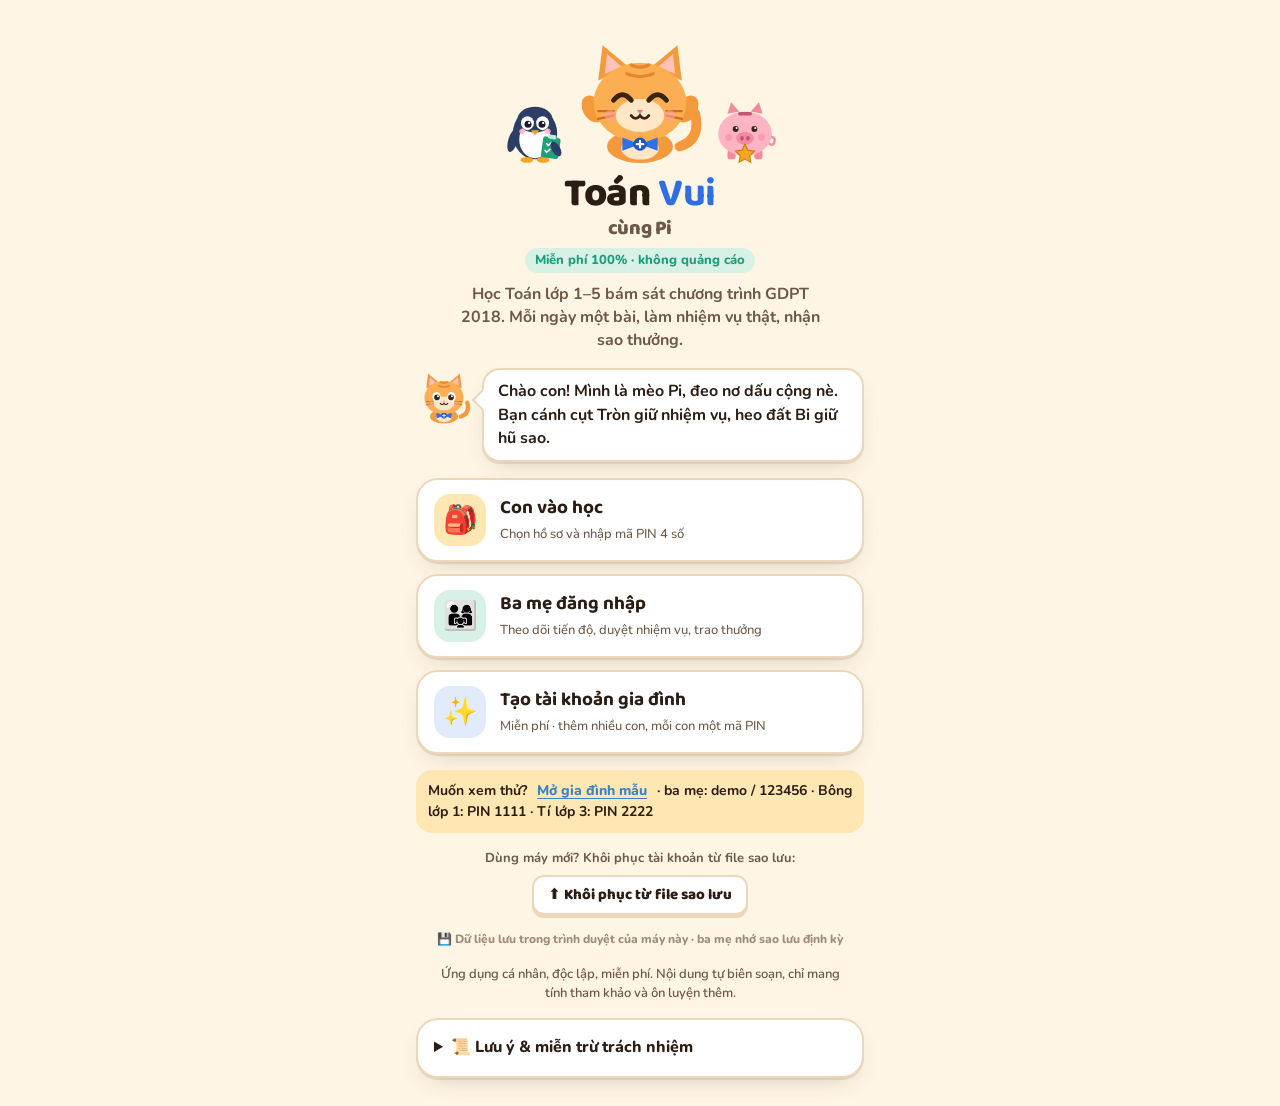
<file: index.html>
<!doctype html><html lang="vi"><head><meta charset="utf-8">
<meta name="viewport" content="width=device-width,initial-scale=1,viewport-fit=cover">
<title>Toán Vui cùng Pi</title>
<meta name="description" content="Học Toán tiểu học lớp 1–5 bám sát Chương trình GDPT 2018: bài học tuần tự, nhiệm vụ thực tế, sao thưởng. Miễn phí, ứng dụng độc lập.">
<meta name="theme-color" content="#FFF5E4"><meta name="apple-mobile-web-app-capable" content="yes"><meta name="mobile-web-app-capable" content="yes">
<link rel="icon" type="image/png" sizes="64x64" href="favicon.png"><link rel="icon" type="image/svg+xml" href="pi-cat.svg">
<link rel="apple-touch-icon" sizes="180x180" href="apple-touch-icon.png"><meta name="apple-mobile-web-app-title" content="Toán Vui"><meta name="apple-mobile-web-app-status-bar-style" content="default">
<link rel="manifest" href="manifest.webmanifest">

<link rel="preload" href="fonts/baloo2-latin.woff2" as="font" type="font/woff2" crossorigin><link rel="preload" href="fonts/nunito-latin.woff2" as="font" type="font/woff2" crossorigin>
<link rel="stylesheet" href="css/fonts.css">
<link rel="stylesheet" href="css/app.css">
</head>
<body><div id="app"></div>
<noscript>Toán Vui cùng Pi cần bật JavaScript.</noscript>
<script src="js/curriculum.js"></script>
<script src="js/gen.js"></script>
<script src="js/mascots.js"></script>
<script src="js/pets.js"></script>
<script src="js/vendor/qrcode.js"></script>
<script src="js/donate.js"></script>
<script src="js/app.js"></script>
</body></html>
</file>
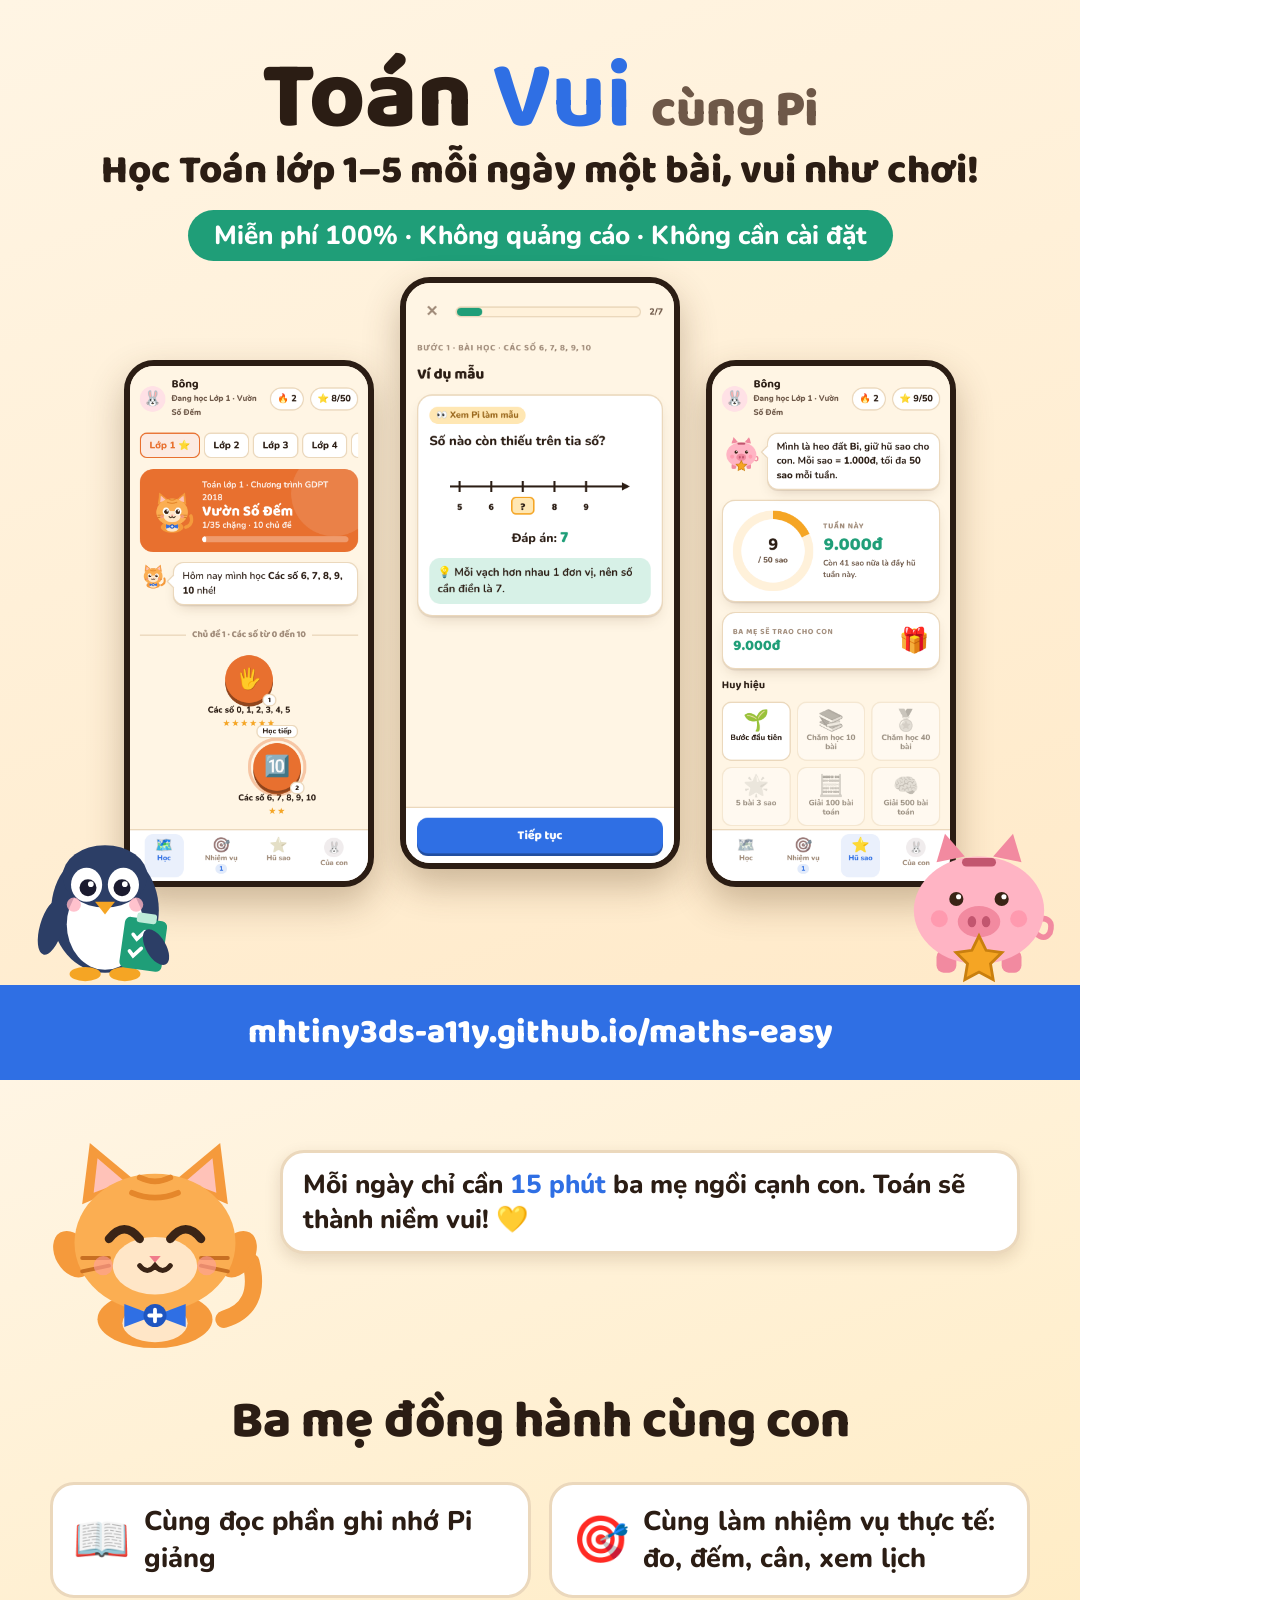
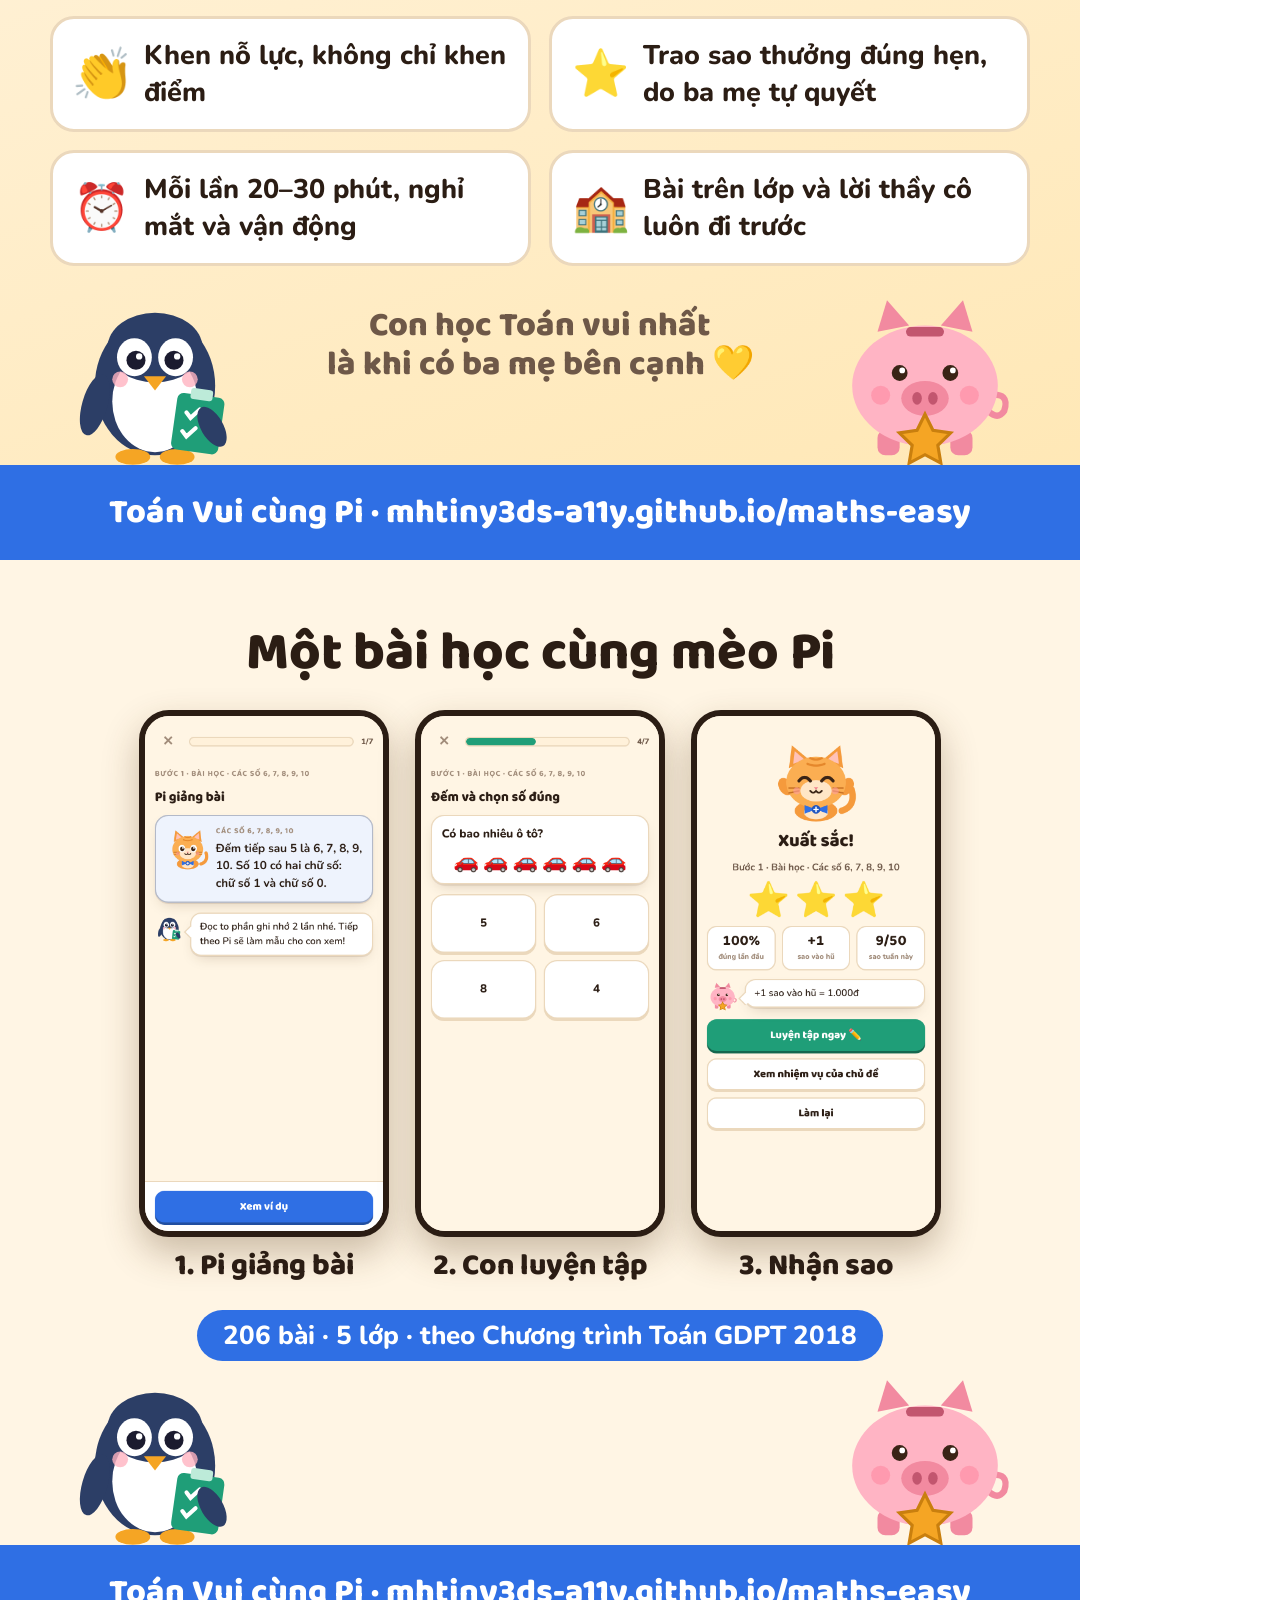
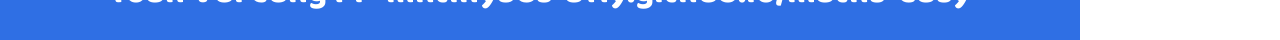
<file: docs/src/fb.html>
<!doctype html><html lang="vi"><head><meta charset="utf-8">
<link rel="stylesheet" href="../../css/fonts.css">
<script src="../../js/mascots.js"></script>
<style>
*{box-sizing:border-box}body{margin:0;font-family:Nunito,sans-serif;color:#2B1D14}
.post{width:1080px;height:1080px;background:linear-gradient(160deg,#FFF5E4 0%,#FFE9C7 100%);position:relative;overflow:hidden;display:flex;flex-direction:column;align-items:center;padding:56px 50px}
.brand{font-family:'Baloo 2';font-weight:800;font-size:96px;line-height:.9}.brand b{color:#2F6FE4}
.tag{font-family:'Baloo 2';font-weight:800;font-size:40px;text-align:center;line-height:1.15;margin-top:6px}
.pill{background:#1F9E78;color:#fff;font-weight:800;font-size:26px;border-radius:999px;padding:8px 26px;margin-top:16px}
.phones{display:flex;gap:26px;margin-top:34px;align-items:flex-end}
.phone{width:250px;border-radius:30px;border:6px solid #2B1D14;overflow:hidden;box-shadow:0 16px 36px rgba(84,52,20,.3);background:#FFF5E4}
.phone img{display:block;width:100%}
.phone.mid{width:280px;transform:translateY(-18px)}
.foot{position:absolute;bottom:0;left:0;right:0;background:#2F6FE4;color:#fff;text-align:center;padding:20px;font-family:'Baloo 2';font-weight:800;font-size:34px}
.m{position:absolute}
.bubble{position:absolute;background:#fff;border:3px solid #EBD8BC;border-radius:24px;padding:14px 20px;font-weight:800;font-size:26px;box-shadow:0 6px 16px rgba(84,52,20,.15)}
.list{display:grid;grid-template-columns:1fr 1fr;gap:18px;margin-top:30px;width:100%}
.it{background:#fff;border:3px solid #EBD8BC;border-radius:24px;padding:18px 20px;font-weight:800;font-size:27px;display:flex;gap:14px;align-items:center}
.it span{font-size:46px}
</style></head><body>
<div class="post" id="p1">
  <div class="brand">Toán <b>Vui</b> <span style="font-size:52px;color:#6E5848">cùng Pi</span></div>
  <div class="tag">Học Toán lớp 1–5 mỗi ngày một bài, vui như chơi!</div>
  <div class="pill">Miễn phí 100% · Không quảng cáo · Không cần cài đặt</div>
  <div class="phones">
    <div class="phone"><img src="../images/06-ban-do.png"></div>
    <div class="phone mid"><img src="../images/09-vi-du-mau.png"></div>
    <div class="phone"><img src="../images/14-hu-sao.png"></div>
  </div>
  <div class="m" style="left:20px;bottom:90px" data-m="tron" data-s="170"></div>
  <div class="m" style="right:16px;bottom:90px" data-m="bi" data-s="170"></div>
  <div class="foot">mhtiny3ds-a11y.github.io/maths-easy</div>
</div>
<div class="post" id="p2" style="background:linear-gradient(160deg,#FFF5E4 0%,#FFE7B3 100%)">
  <div class="m" style="left:40px;top:40px" data-m="pi" data-s="230"></div>
  <div class="bubble" style="left:280px;top:70px;width:740px">Mỗi ngày chỉ cần <span style="color:#2F6FE4">15 phút</span> ba mẹ ngồi cạnh con. Toán sẽ thành niềm vui! 💛</div>
  <div style="height:250px"></div>
  <div class="tag" style="font-size:52px">Ba mẹ đồng hành cùng con</div>
  <div class="list">
    <div class="it"><span>📖</span>Cùng đọc phần ghi nhớ Pi giảng</div>
    <div class="it"><span>🎯</span>Cùng làm nhiệm vụ thực tế: đo, đếm, cân, xem lịch</div>
    <div class="it"><span>👏</span>Khen nỗ lực, không chỉ khen điểm</div>
    <div class="it"><span>⭐</span>Trao sao thưởng đúng hẹn, do ba mẹ tự quyết</div>
    <div class="it"><span>⏰</span>Mỗi lần 20–30 phút, nghỉ mắt và vận động</div>
    <div class="it"><span>🏫</span>Bài trên lớp và lời thầy cô luôn đi trước</div>
  </div>
  <div class="tag" style="font-size:34px;margin-top:40px;color:#6E5848">Con học Toán vui nhất<br>là khi có ba mẹ bên cạnh 💛</div>
  <div class="m" style="left:60px;bottom:86px" data-m="tron" data-s="190"></div>
  <div class="m" style="right:60px;bottom:86px" data-m="bi" data-s="190"></div>
  <div class="foot">Toán Vui cùng Pi · mhtiny3ds-a11y.github.io/maths-easy</div>
</div>
<div class="post" id="p3" style="background:#FFF5E4">
  <div class="tag" style="font-size:54px">Một bài học cùng mèo Pi</div>
  <div class="phones" style="margin-top:26px">
    <div style="text-align:center"><div class="phone"><img src="../images/08-pi-giang-bai.png"></div><div class="tag" style="font-size:30px;margin-top:12px">1. Pi giảng bài</div></div>
    <div style="text-align:center"><div class="phone"><img src="../images/10-cau-hoi.png"></div><div class="tag" style="font-size:30px;margin-top:12px">2. Con luyện tập</div></div>
    <div style="text-align:center"><div class="phone"><img src="../images/12-ket-qua.png"></div><div class="tag" style="font-size:30px;margin-top:12px">3. Nhận sao</div></div>
  </div>
  <div class="pill" style="background:#2F6FE4;margin-top:26px">206 bài · 5 lớp · theo Chương trình Toán GDPT 2018</div>
  <div class="m" style="left:60px;bottom:86px" data-m="tron" data-s="190"></div>
  <div class="m" style="right:60px;bottom:86px" data-m="bi" data-s="190"></div>
  <div class="foot">Toán Vui cùng Pi · mhtiny3ds-a11y.github.io/maths-easy</div>
</div>
<script>document.querySelectorAll('[data-m]').forEach(el=>{const s=+el.dataset.s;el.innerHTML=el.dataset.m==='pi'?pi('cheer',s):el.dataset.m==='tron'?tron(s):bi(s);});</script>
</body></html>
</file>
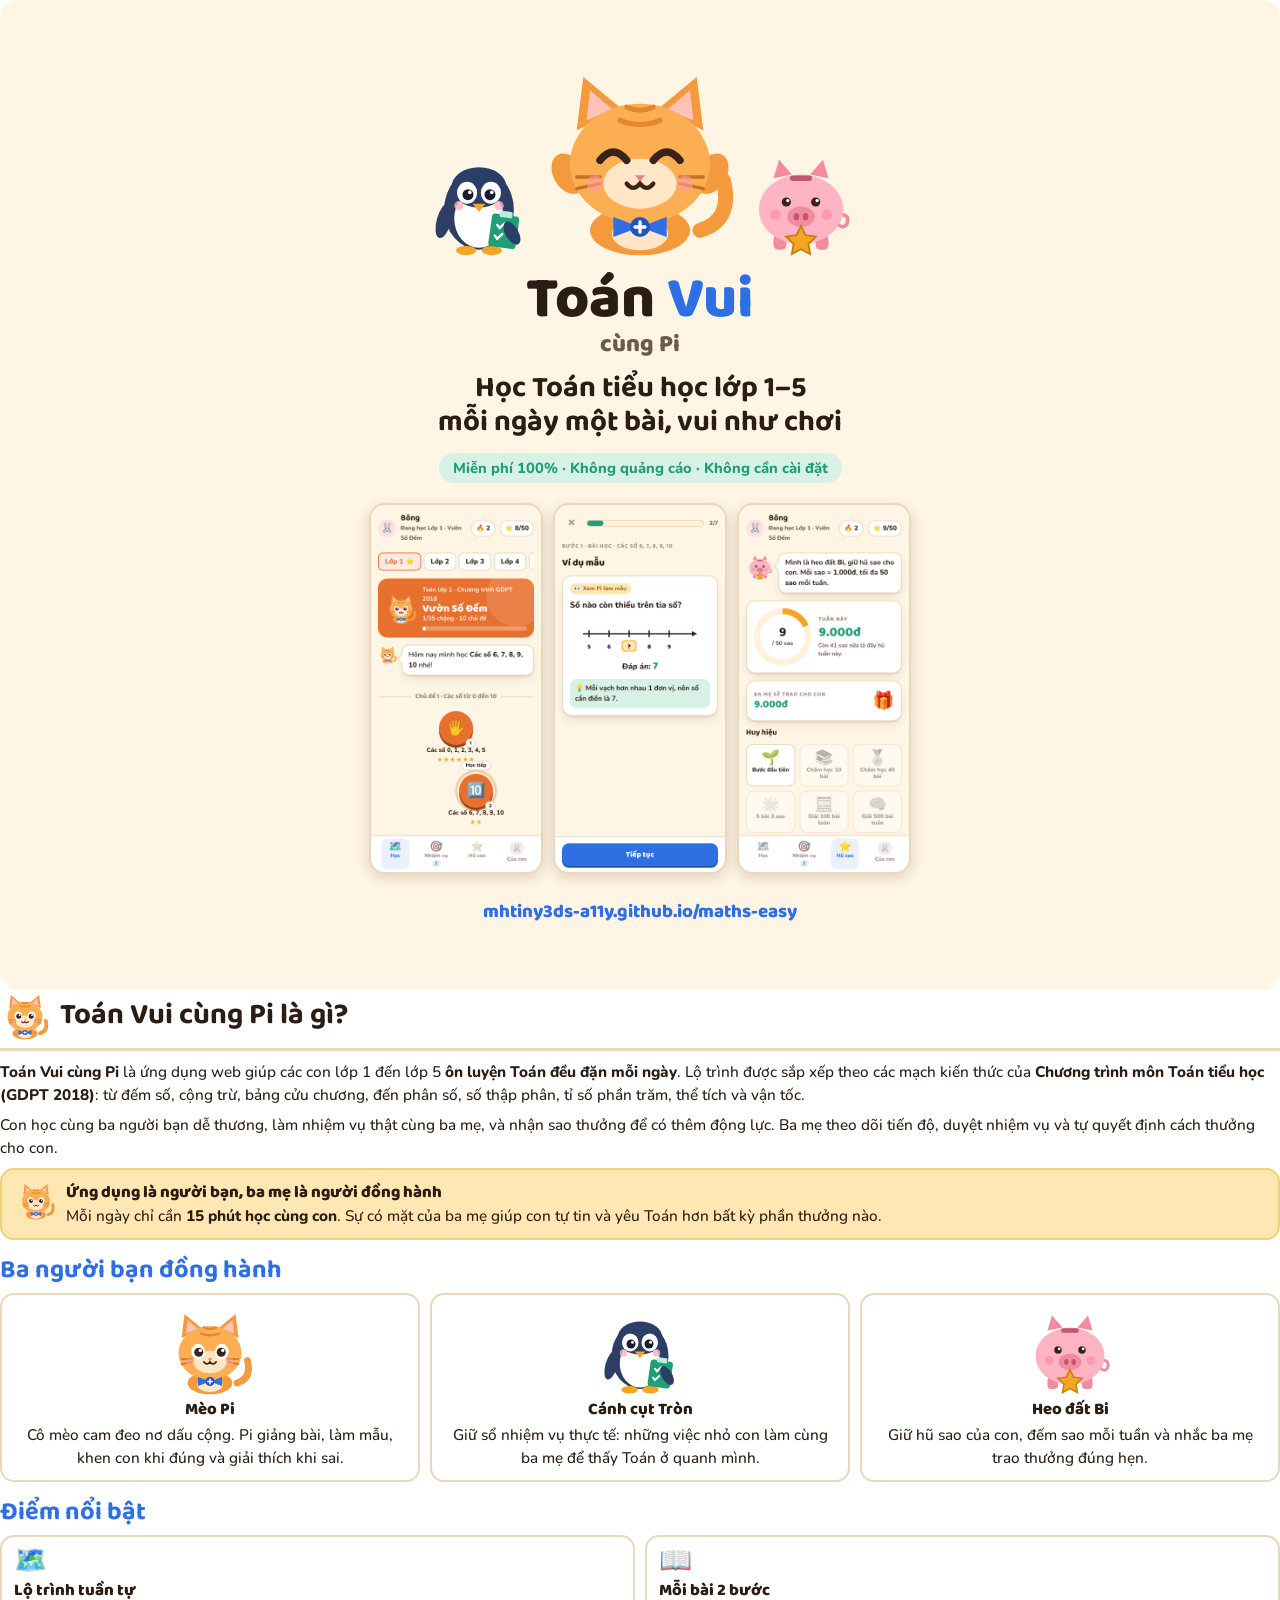
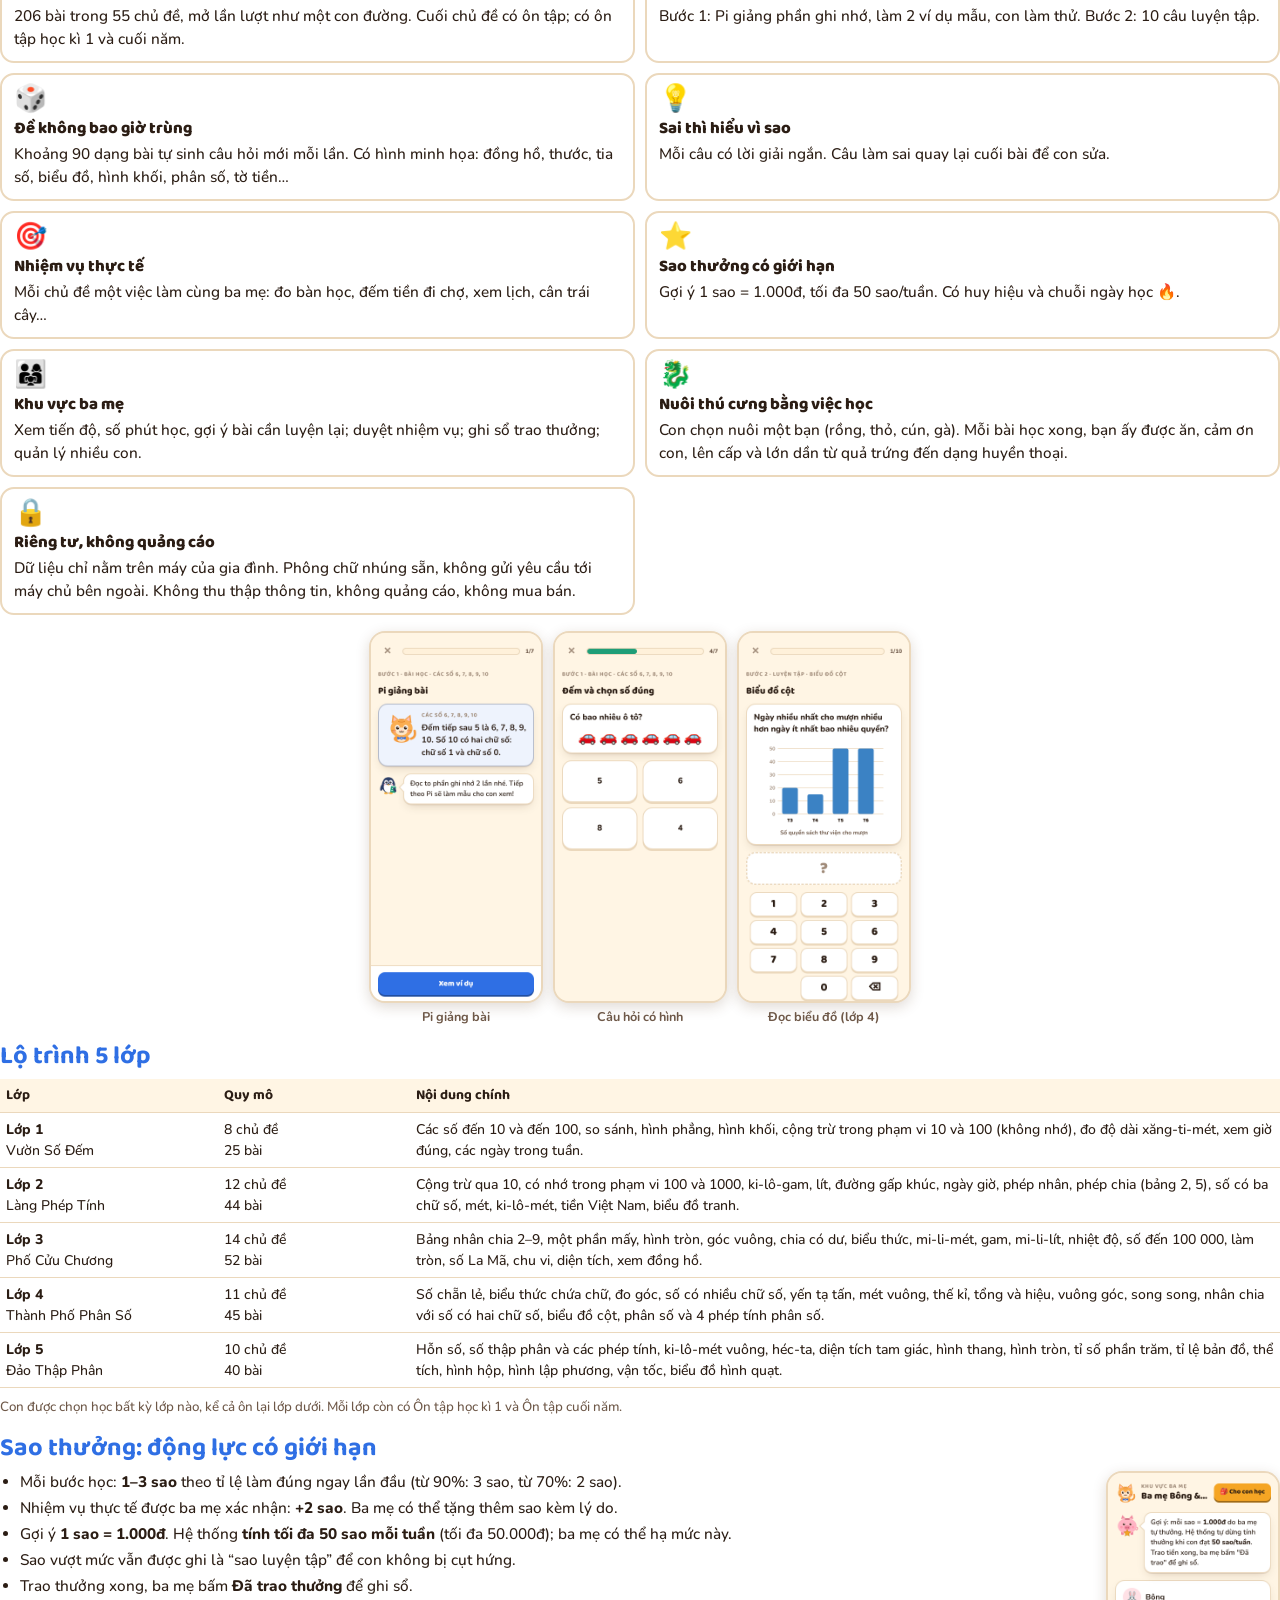
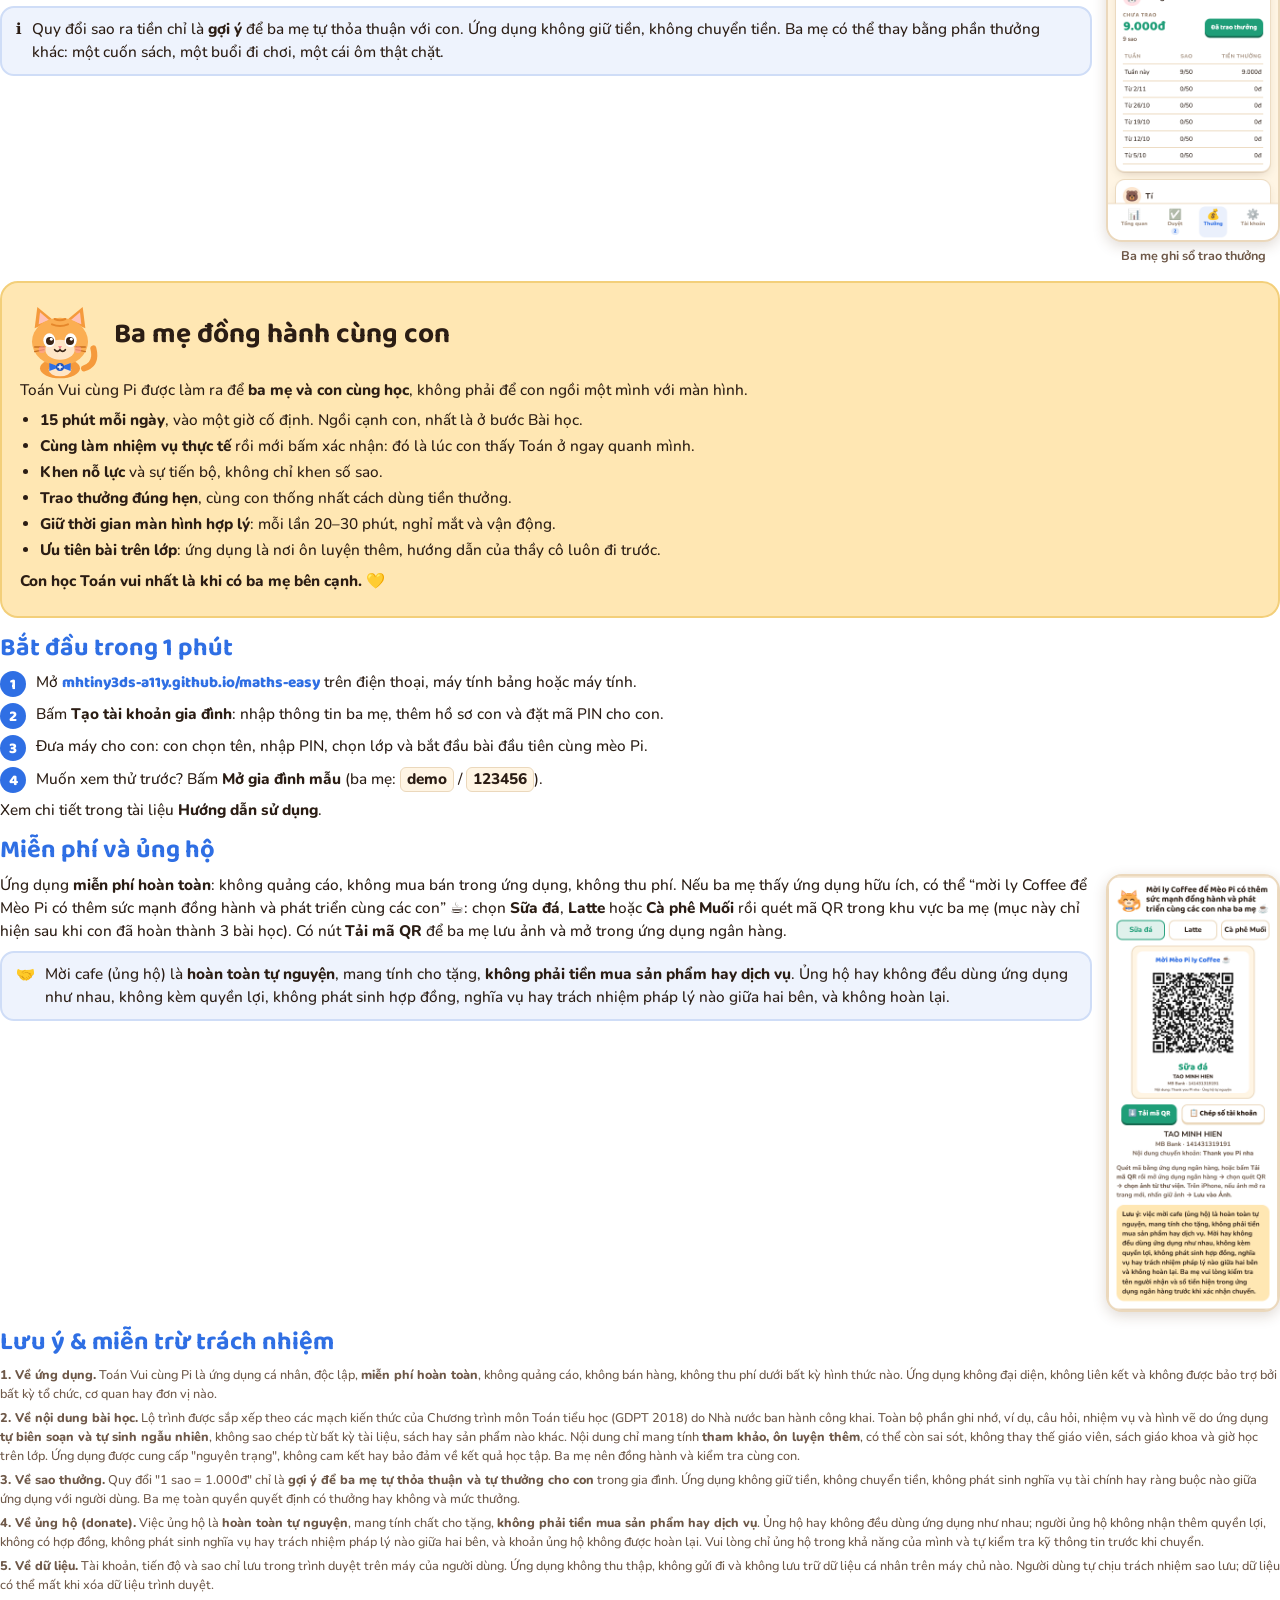
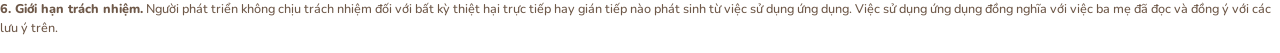
<file: docs/src/gioi-thieu.html>
<!doctype html><html lang="vi"><head><meta charset="utf-8"><title>Giới thiệu – Toán Vui cùng Pi</title>
<link rel="stylesheet" href="../../css/fonts.css">
<link rel="stylesheet" href="doc.css">
<script src="../../js/mascots.js"></script></head><body>

<div class="page"><div class="cover">
  <div class="cast" data-cast></div>
  <div class="brand">Toán <b>Vui</b><span>cùng Pi</span></div>
  <h1 style="font-size:22pt">Học Toán tiểu học lớp 1–5<br>mỗi ngày một bài, vui như chơi</h1>
  <span class="pill">Miễn phí 100% · Không quảng cáo · Không cần cài đặt</span>
  <div class="phones" style="margin-top:6px">
    <div class="phone sm"><img src="../images/06-ban-do.png"></div>
    <div class="phone sm"><img src="../images/09-vi-du-mau.png"></div>
    <div class="phone sm"><img src="../images/14-hu-sao.png"></div>
  </div>
  <p class="url">mhtiny3ds-a11y.github.io/maths-easy</p>
</div></div>

<div class="section">
  <div class="head"><span data-m="pi" data-s="50"></span><h1>Toán Vui cùng Pi là gì?</h1></div>
  <p><b>Toán Vui cùng Pi</b> là ứng dụng web giúp các con lớp 1 đến lớp 5 <b>ôn luyện Toán đều đặn mỗi ngày</b>. Lộ trình được sắp xếp theo các mạch kiến thức của <b>Chương trình môn Toán tiểu học (GDPT 2018)</b>: từ đếm số, cộng trừ, bảng cửu chương, đến phân số, số thập phân, tỉ số phần trăm, thể tích và vận tốc.</p>
  <p>Con học cùng ba người bạn dễ thương, làm nhiệm vụ thật cùng ba mẹ, và nhận sao thưởng để có thêm động lực. Ba mẹ theo dõi tiến độ, duyệt nhiệm vụ và tự quyết định cách thưởng cho con.</p>
  <div class="callout parent"><span class="ic" data-m="pi" data-s="40"></span><div><b class="t">Ứng dụng là người bạn, ba mẹ là người đồng hành</b>Mỗi ngày chỉ cần <b>15 phút học cùng con</b>. Sự có mặt của ba mẹ giúp con tự tin và yêu Toán hơn bất kỳ phần thưởng nào.</div></div>
</div>

<div class="section">
  <h2>Ba người bạn đồng hành</h2>
  <div class="cards" style="grid-template-columns:1fr 1fr 1fr">
    <div class="card" style="text-align:center"><div data-m="pi" data-s="90" style="display:flex;justify-content:center"></div><b>Mèo Pi</b>Cô mèo cam đeo nơ dấu cộng. Pi giảng bài, làm mẫu, khen con khi đúng và giải thích khi sai.</div>
    <div class="card" style="text-align:center"><div data-m="tron" data-s="90" style="display:flex;justify-content:center"></div><b>Cánh cụt Tròn</b>Giữ sổ nhiệm vụ thực tế: những việc nhỏ con làm cùng ba mẹ để thấy Toán ở quanh mình.</div>
    <div class="card" style="text-align:center"><div data-m="bi" data-s="90" style="display:flex;justify-content:center"></div><b>Heo đất Bi</b>Giữ hũ sao của con, đếm sao mỗi tuần và nhắc ba mẹ trao thưởng đúng hẹn.</div>
  </div>
</div>

<div class="section">
  <h2>Điểm nổi bật</h2>
  <div class="cards">
    <div class="card"><span class="e">🗺️</span><b>Lộ trình tuần tự</b>206 bài trong 55 chủ đề, mở lần lượt như một con đường. Cuối chủ đề có ôn tập; có ôn tập học kì 1 và cuối năm.</div>
    <div class="card"><span class="e">📖</span><b>Mỗi bài 2 bước</b>Bước 1: Pi giảng phần ghi nhớ, làm 2 ví dụ mẫu, con làm thử. Bước 2: 10 câu luyện tập.</div>
    <div class="card"><span class="e">🎲</span><b>Đề không bao giờ trùng</b>Khoảng 90 dạng bài tự sinh câu hỏi mới mỗi lần. Có hình minh họa: đồng hồ, thước, tia số, biểu đồ, hình khối, phân số, tờ tiền…</div>
    <div class="card"><span class="e">💡</span><b>Sai thì hiểu vì sao</b>Mỗi câu có lời giải ngắn. Câu làm sai quay lại cuối bài để con sửa.</div>
    <div class="card"><span class="e">🎯</span><b>Nhiệm vụ thực tế</b>Mỗi chủ đề một việc làm cùng ba mẹ: đo bàn học, đếm tiền đi chợ, xem lịch, cân trái cây…</div>
    <div class="card"><span class="e">⭐</span><b>Sao thưởng có giới hạn</b>Gợi ý 1 sao = 1.000đ, tối đa 50 sao/tuần. Có huy hiệu và chuỗi ngày học 🔥.</div>
    <div class="card"><span class="e">👨‍👩‍👧</span><b>Khu vực ba mẹ</b>Xem tiến độ, số phút học, gợi ý bài cần luyện lại; duyệt nhiệm vụ; ghi sổ trao thưởng; quản lý nhiều con.</div>
    <div class="card"><span class="e">🐉</span><b>Nuôi thú cưng bằng việc học</b>Con chọn nuôi một bạn (rồng, thỏ, cún, gà). Mỗi bài học xong, bạn ấy được ăn, cảm ơn con, lên cấp và lớn dần từ quả trứng đến dạng huyền thoại.</div>
    <div class="card"><span class="e">🔒</span><b>Riêng tư, không quảng cáo</b>Dữ liệu chỉ nằm trên máy của gia đình. Phông chữ nhúng sẵn, không gửi yêu cầu tới máy chủ bên ngoài. Không thu thập thông tin, không quảng cáo, không mua bán.</div>
  </div>
</div>
<div class="section">
  <div class="phones">
    <div class="fig"><div class="phone sm"><img src="../images/08-pi-giang-bai.png"></div><div class="cap">Pi giảng bài</div></div>
    <div class="fig"><div class="phone sm"><img src="../images/10-cau-hoi.png"></div><div class="cap">Câu hỏi có hình</div></div>
    <div class="fig"><div class="phone sm"><img src="../images/17-bieu-do.png"></div><div class="cap">Đọc biểu đồ (lớp 4)</div></div>
  </div>
</div>

<div class="section">
  <h2>Lộ trình 5 lớp</h2>
  <table>
    <tr><th style="width:17%">Lớp</th><th style="width:15%">Quy mô</th><th>Nội dung chính</th></tr>
    <tr><td><b>Lớp 1</b><br>Vườn Số Đếm</td><td>8 chủ đề<br>25 bài</td><td>Các số đến 10 và đến 100, so sánh, hình phẳng, hình khối, cộng trừ trong phạm vi 10 và 100 (không nhớ), đo độ dài xăng-ti-mét, xem giờ đúng, các ngày trong tuần.</td></tr>
    <tr><td><b>Lớp 2</b><br>Làng Phép Tính</td><td>12 chủ đề<br>44 bài</td><td>Cộng trừ qua 10, có nhớ trong phạm vi 100 và 1000, ki-lô-gam, lít, đường gấp khúc, ngày giờ, phép nhân, phép chia (bảng 2, 5), số có ba chữ số, mét, ki-lô-mét, tiền Việt Nam, biểu đồ tranh.</td></tr>
    <tr><td><b>Lớp 3</b><br>Phố Cửu Chương</td><td>14 chủ đề<br>52 bài</td><td>Bảng nhân chia 2–9, một phần mấy, hình tròn, góc vuông, chia có dư, biểu thức, mi-li-mét, gam, mi-li-lít, nhiệt độ, số đến 100 000, làm tròn, số La Mã, chu vi, diện tích, xem đồng hồ.</td></tr>
    <tr><td><b>Lớp 4</b><br>Thành Phố Phân Số</td><td>11 chủ đề<br>45 bài</td><td>Số chẵn lẻ, biểu thức chứa chữ, đo góc, số có nhiều chữ số, yến tạ tấn, mét vuông, thế kỉ, tổng và hiệu, vuông góc, song song, nhân chia với số có hai chữ số, biểu đồ cột, phân số và 4 phép tính phân số.</td></tr>
    <tr><td><b>Lớp 5</b><br>Đảo Thập Phân</td><td>10 chủ đề<br>40 bài</td><td>Hỗn số, số thập phân và các phép tính, ki-lô-mét vuông, héc-ta, diện tích tam giác, hình thang, hình tròn, tỉ số phần trăm, tỉ lệ bản đồ, thể tích, hình hộp, hình lập phương, vận tốc, biểu đồ hình quạt.</td></tr>
  </table>
  <p style="font-size:10pt;color:var(--ink2)">Con được chọn học bất kỳ lớp nào, kể cả ôn lại lớp dưới. Mỗi lớp còn có Ôn tập học kì 1 và Ôn tập cuối năm.</p>
</div>

<div class="section page">
  <h2>Sao thưởng: động lực có giới hạn</h2>
  <div class="row"><div class="col">
    <ul>
      <li>Mỗi bước học: <b>1–3 sao</b> theo tỉ lệ làm đúng ngay lần đầu (từ 90%: 3 sao, từ 70%: 2 sao).</li>
      <li>Nhiệm vụ thực tế được ba mẹ xác nhận: <b>+2 sao</b>. Ba mẹ có thể tặng thêm sao kèm lý do.</li>
      <li>Gợi ý <b>1 sao = 1.000đ</b>. Hệ thống <b>tính tối đa 50 sao mỗi tuần</b> (tối đa 50.000đ); ba mẹ có thể hạ mức này.</li>
      <li>Sao vượt mức vẫn được ghi là “sao luyện tập” để con không bị cụt hứng.</li>
      <li>Trao thưởng xong, ba mẹ bấm <b>Đã trao thưởng</b> để ghi sổ.</li>
    </ul>
    <div class="callout note"><span class="ic">ℹ️</span><div>Quy đổi sao ra tiền chỉ là <b>gợi ý</b> để ba mẹ tự thỏa thuận với con. Ứng dụng không giữ tiền, không chuyển tiền. Ba mẹ có thể thay bằng phần thưởng khác: một cuốn sách, một buổi đi chơi, một cái ôm thật chặt.</div></div>
  </div>
  <div class="fig"><div class="phone sm"><img src="../images/22-ba-me-thuong.png"></div><div class="cap">Ba mẹ ghi sổ trao thưởng</div></div></div>
</div>

<div class="section big-remind">
  <div class="row" style="align-items:center"><span data-m="pi" data-s="80"></span><h2 style="font-size:21pt">Ba mẹ đồng hành cùng con</h2></div>
  <p>Toán Vui cùng Pi được làm ra để <b>ba mẹ và con cùng học</b>, không phải để con ngồi một mình với màn hình.</p>
  <ul>
    <li><b>15 phút mỗi ngày</b>, vào một giờ cố định. Ngồi cạnh con, nhất là ở bước Bài học.</li>
    <li><b>Cùng làm nhiệm vụ thực tế</b> rồi mới bấm xác nhận: đó là lúc con thấy Toán ở ngay quanh mình.</li>
    <li><b>Khen nỗ lực</b> và sự tiến bộ, không chỉ khen số sao.</li>
    <li><b>Trao thưởng đúng hẹn</b>, cùng con thống nhất cách dùng tiền thưởng.</li>
    <li><b>Giữ thời gian màn hình hợp lý</b>: mỗi lần 20–30 phút, nghỉ mắt và vận động.</li>
    <li><b>Ưu tiên bài trên lớp</b>: ứng dụng là nơi ôn luyện thêm, hướng dẫn của thầy cô luôn đi trước.</li>
  </ul>
  <p style="font-weight:800">Con học Toán vui nhất là khi có ba mẹ bên cạnh. 💛</p>
</div>

<div class="section page">
  <h2>Bắt đầu trong 1 phút</h2>
  <div class="step"><span class="n">1</span><div>Mở <b class="url" style="font-size:11.5pt">mhtiny3ds-a11y.github.io/maths-easy</b> trên điện thoại, máy tính bảng hoặc máy tính.</div></div>
  <div class="step"><span class="n">2</span><div>Bấm <b>Tạo tài khoản gia đình</b>: nhập thông tin ba mẹ, thêm hồ sơ con và đặt mã PIN cho con.</div></div>
  <div class="step"><span class="n">3</span><div>Đưa máy cho con: con chọn tên, nhập PIN, chọn lớp và bắt đầu bài đầu tiên cùng mèo Pi.</div></div>
  <div class="step"><span class="n">4</span><div>Muốn xem thử trước? Bấm <b>Mở gia đình mẫu</b> (ba mẹ: <span class="kbd">demo</span> / <span class="kbd">123456</span>).</div></div>
  <p>Xem chi tiết trong tài liệu <b>Hướng dẫn sử dụng</b>.</p>

  <h2 style="margin-top:14px">Miễn phí và ủng hộ</h2>
  <div class="row"><div class="col">
    <p>Ứng dụng <b>miễn phí hoàn toàn</b>: không quảng cáo, không mua bán trong ứng dụng, không thu phí. Nếu ba mẹ thấy ứng dụng hữu ích, có thể “mời ly Coffee để Mèo Pi có thêm sức mạnh đồng hành và phát triển cùng các con” ☕: chọn <b>Sữa đá</b>, <b>Latte</b> hoặc <b>Cà phê Muối</b> rồi quét mã QR trong khu vực ba mẹ (mục này chỉ hiện sau khi con đã hoàn thành 3 bài học). Có nút <b>Tải mã QR</b> để ba mẹ lưu ảnh và mở trong ứng dụng ngân hàng.</p>
    <div class="callout note"><span class="ic">🤝</span><div>Mời cafe (ủng hộ) là <b>hoàn toàn tự nguyện</b>, mang tính cho tặng, <b>không phải tiền mua sản phẩm hay dịch vụ</b>. Ủng hộ hay không đều dùng ứng dụng như nhau, không kèm quyền lợi, không phát sinh hợp đồng, nghĩa vụ hay trách nhiệm pháp lý nào giữa hai bên, và không hoàn lại.</div></div>
  </div><div class="fig"><div class="phone sm"><img src="../images/24-donate.png"></div></div></div>
</div>

<div class="section legal">
  <h2>Lưu ý & miễn trừ trách nhiệm</h2>
  <div data-legal></div>
</div>

<script src="legal.js"></script>
<script>
document.querySelectorAll('[data-m]').forEach(el => { const s = +el.dataset.s || 48; el.innerHTML = el.dataset.m === 'pi' ? pi('happy', s) : el.dataset.m === 'tron' ? tron(s) : bi(s); });
document.querySelectorAll('[data-cast]').forEach(el => el.innerHTML = tron(110) + pi('cheer', 200) + bi(110));
</script>
</body></html>
</file>
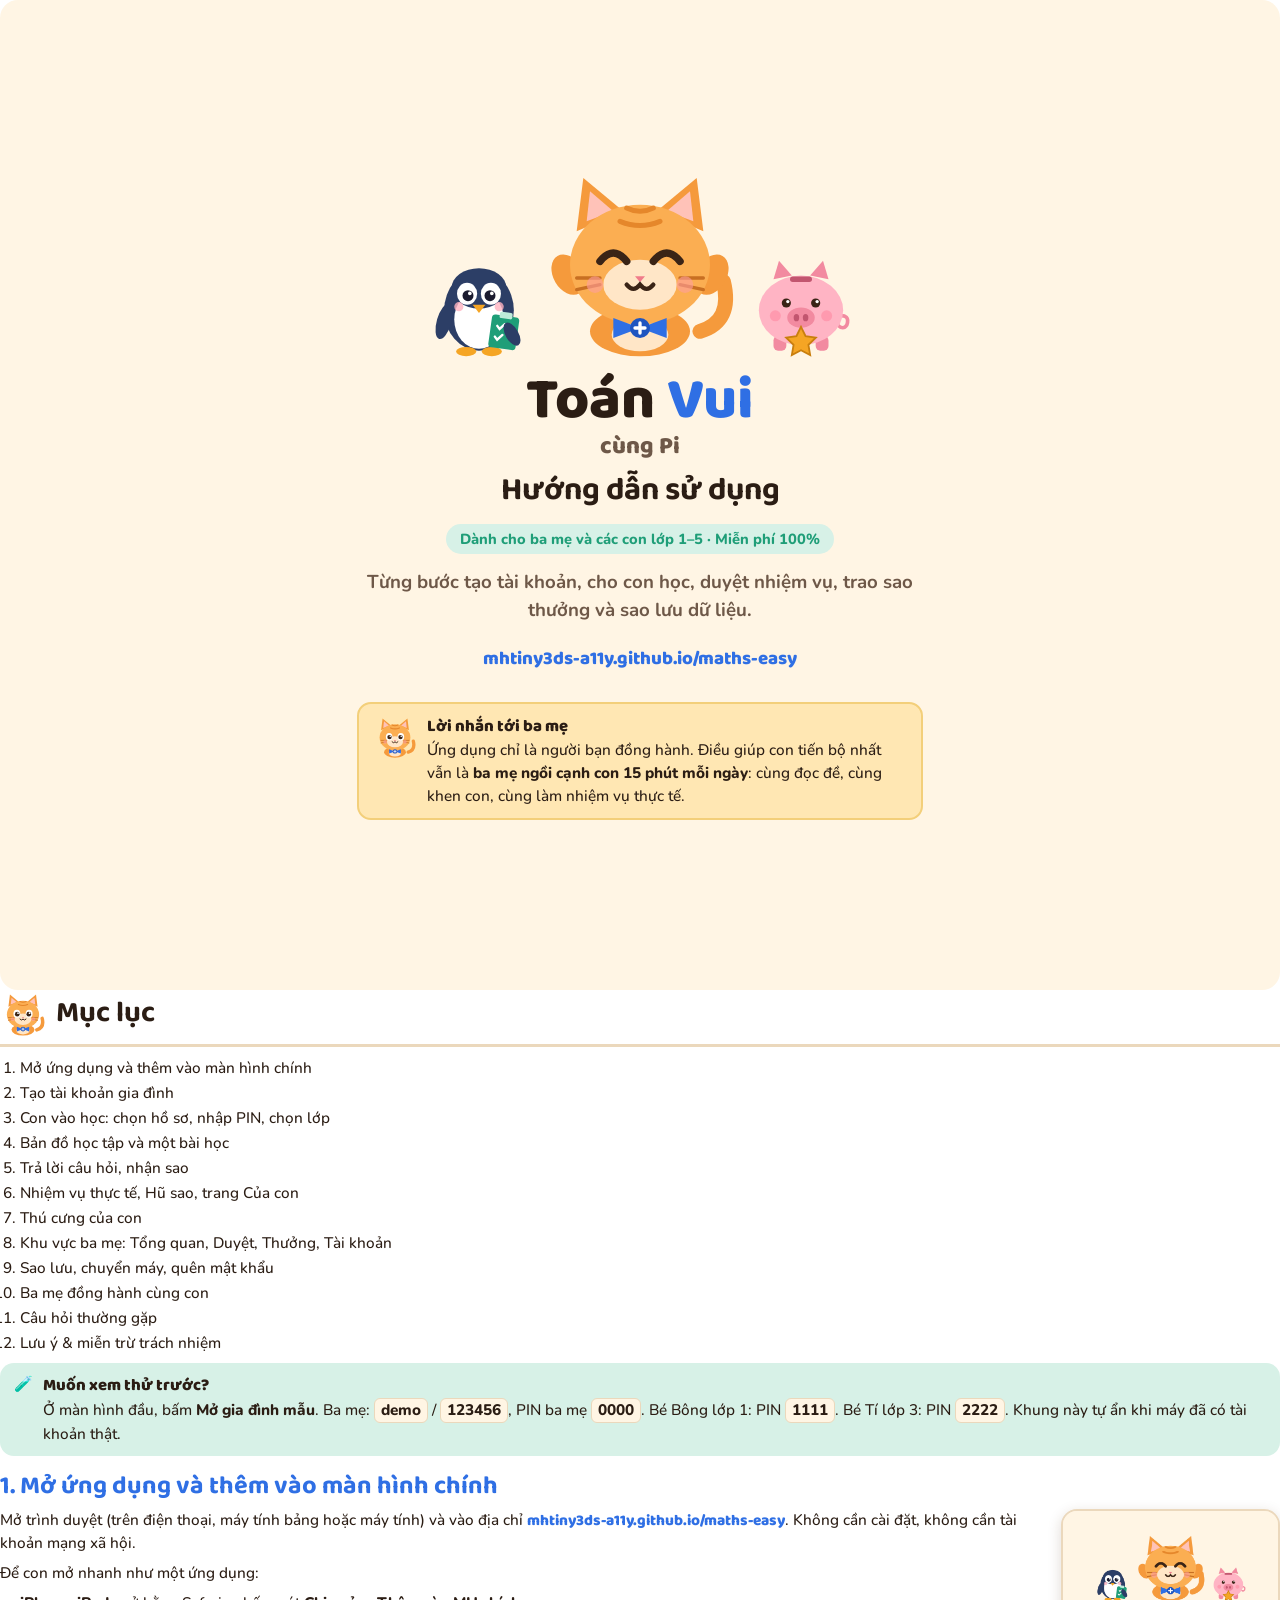
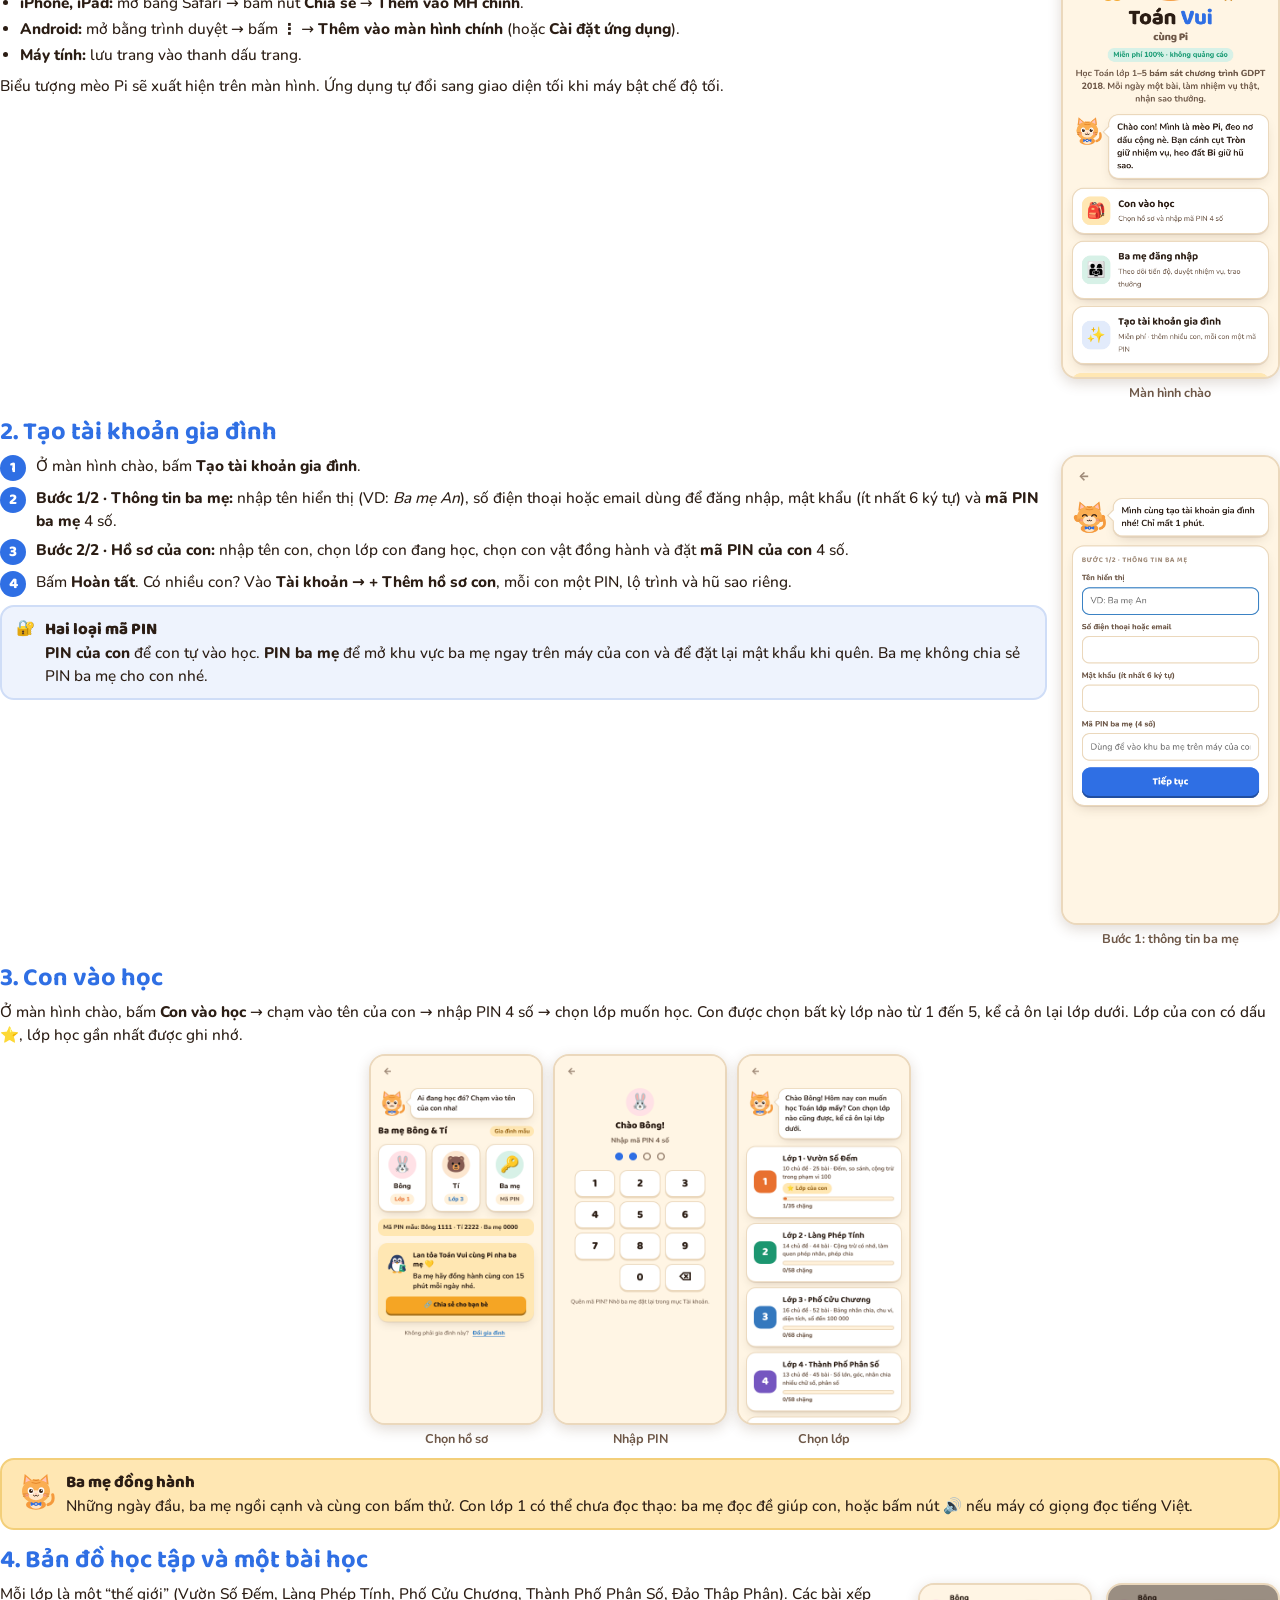
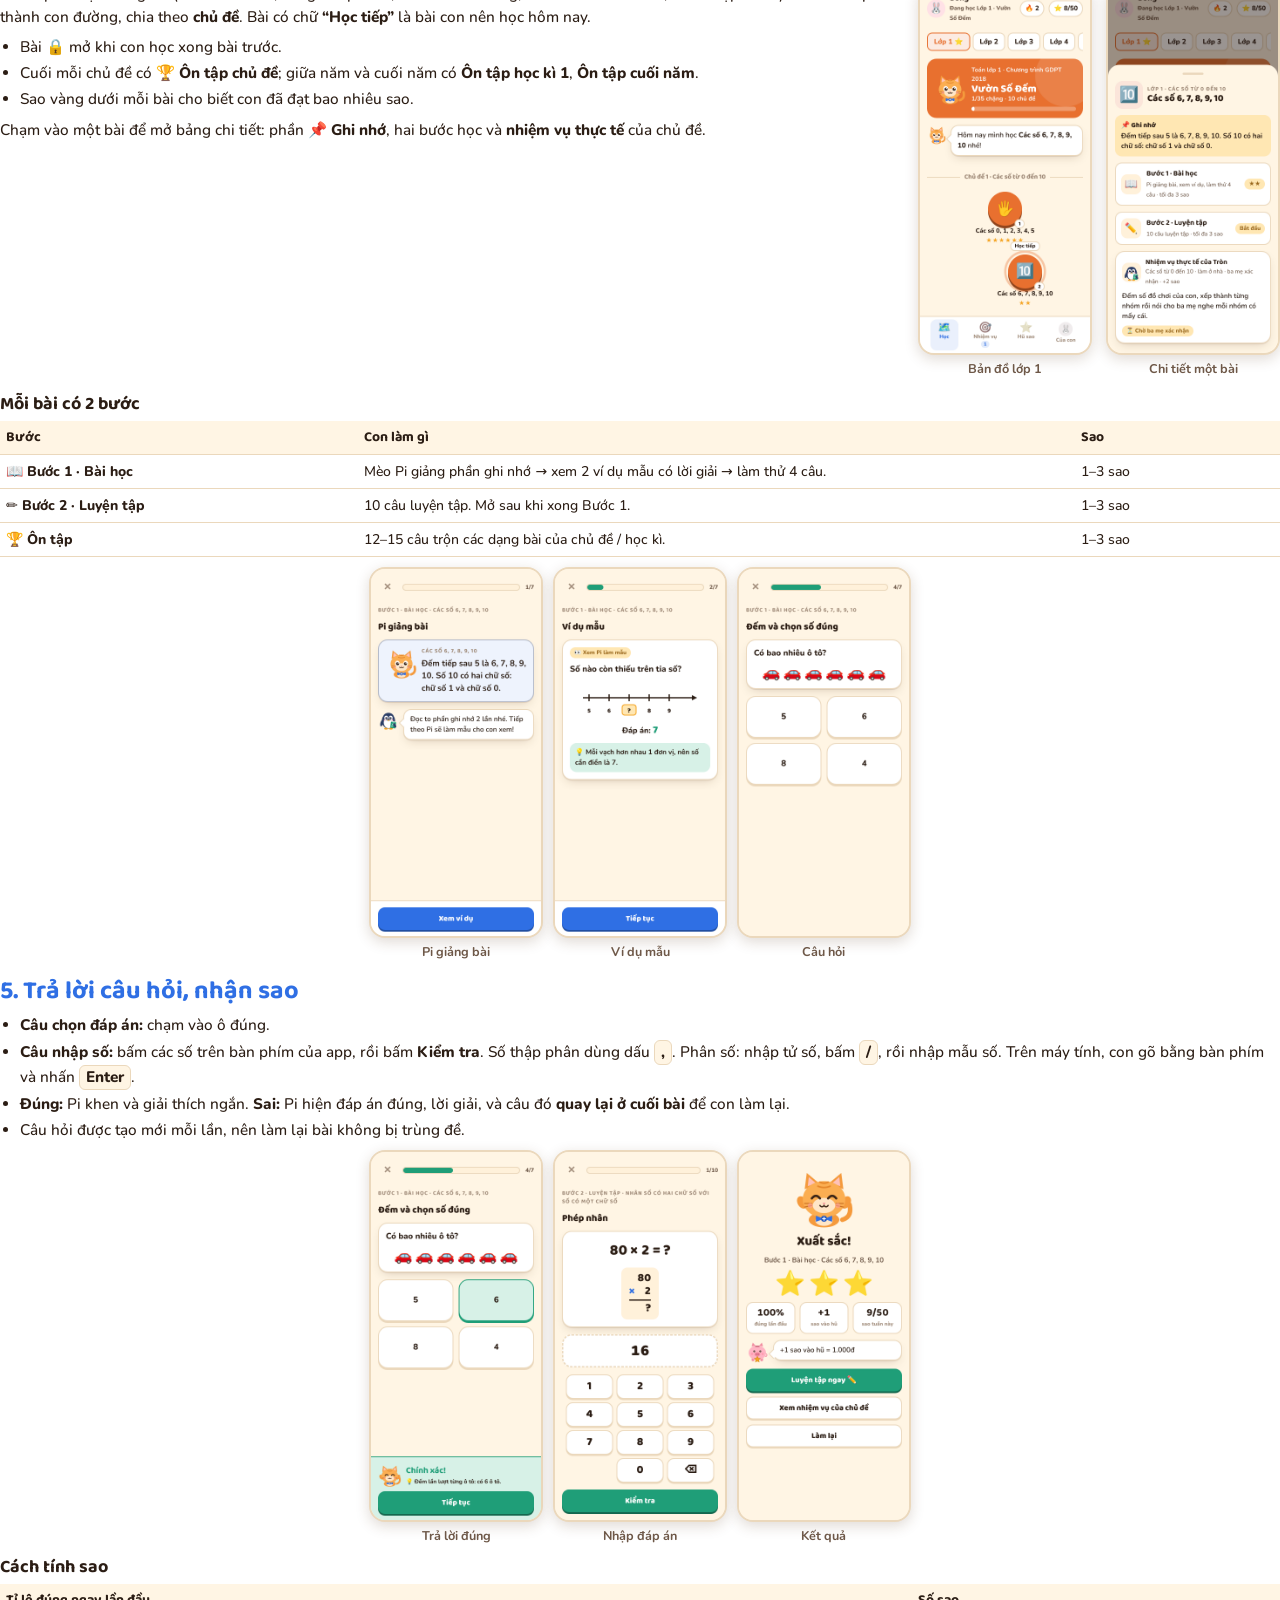
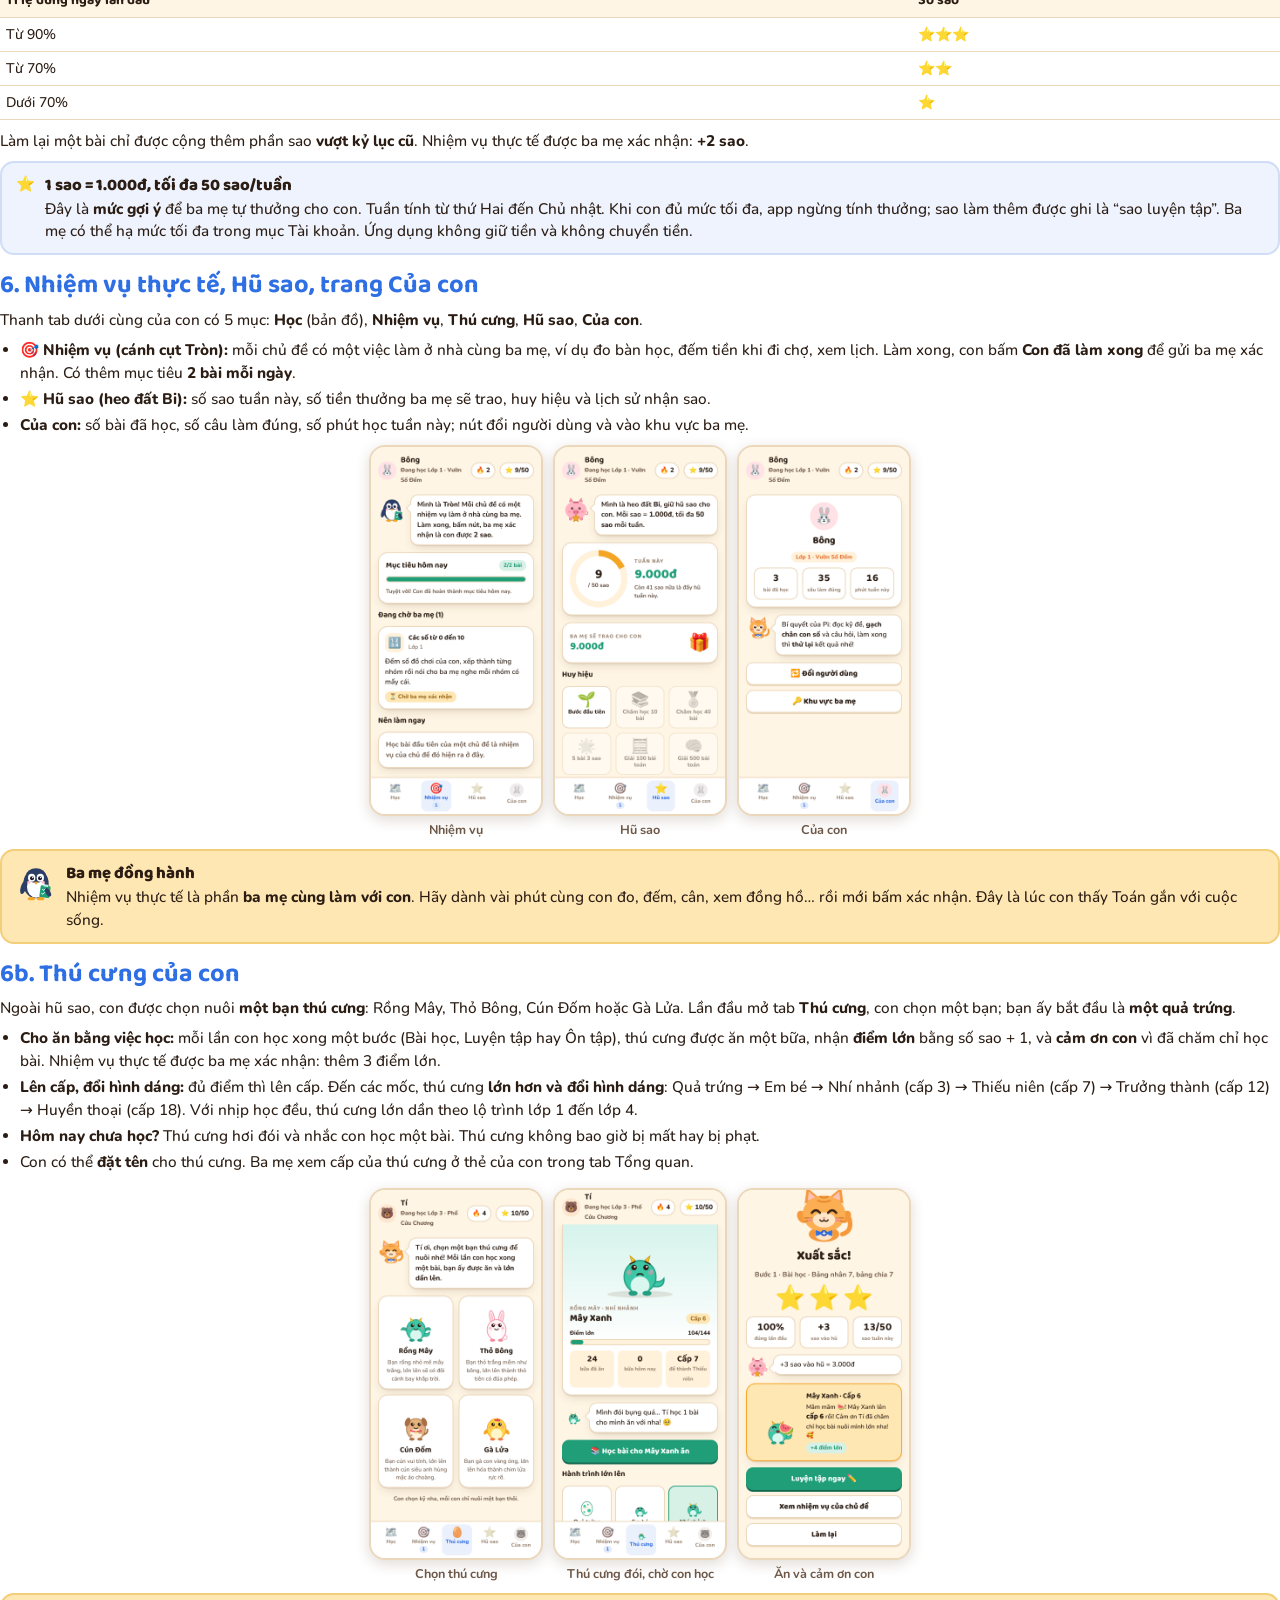
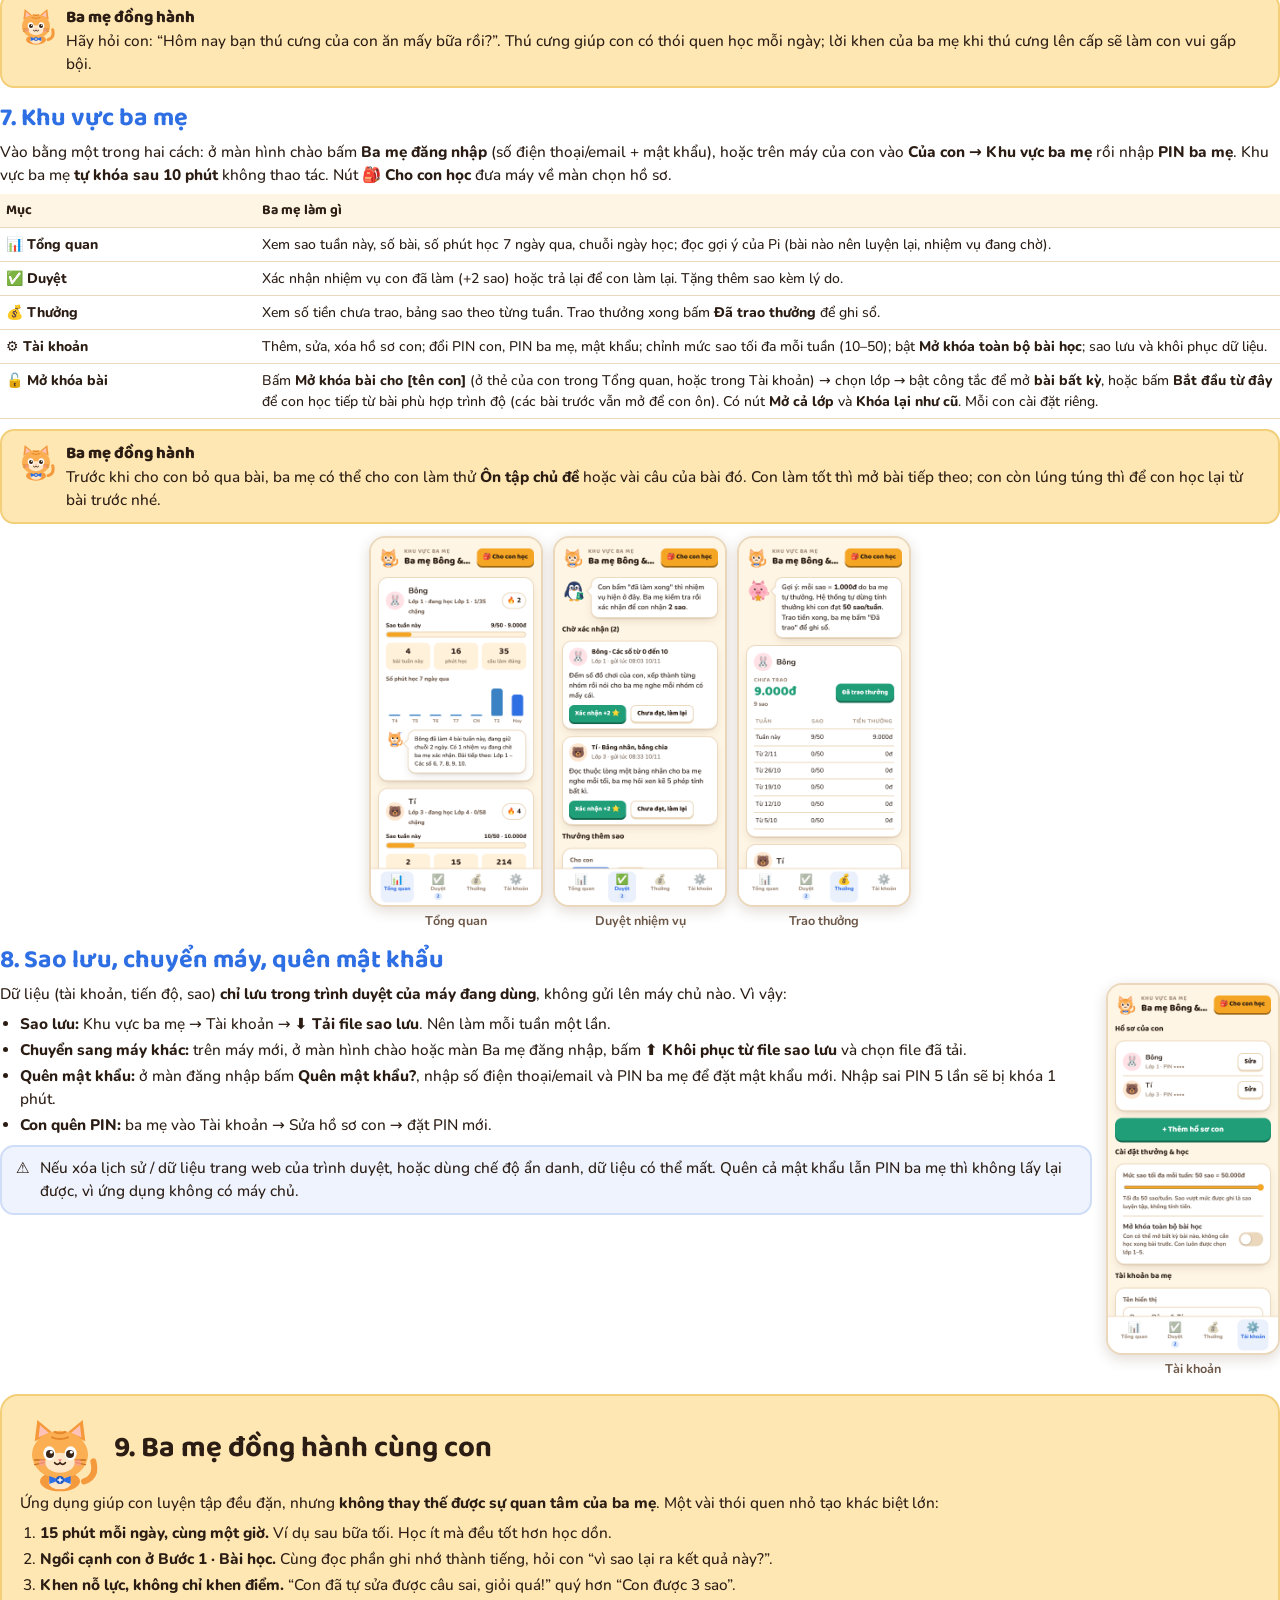
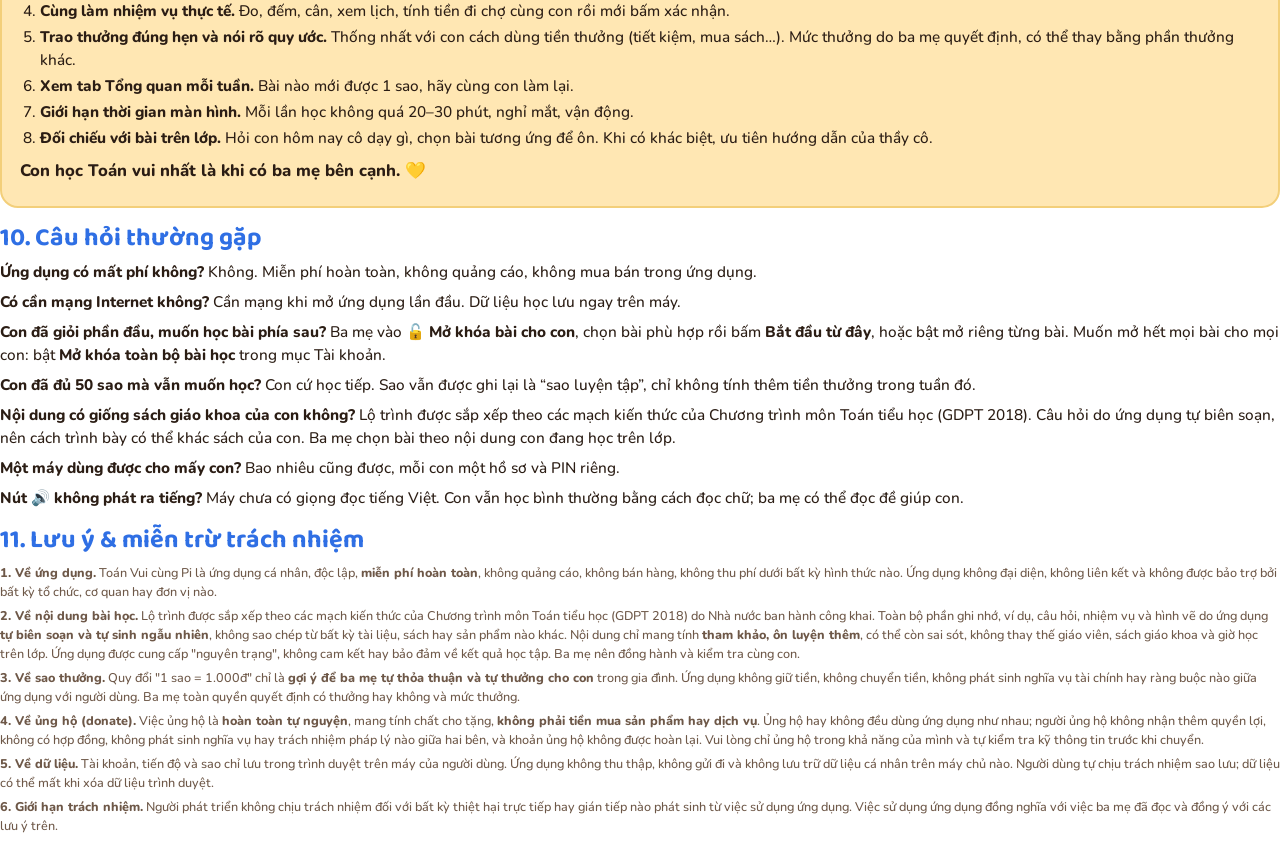
<file: docs/src/huong-dan-su-dung.html>
<!doctype html><html lang="vi"><head><meta charset="utf-8"><title>Hướng dẫn sử dụng – Toán Vui cùng Pi</title>
<link rel="stylesheet" href="../../css/fonts.css">
<link rel="stylesheet" href="doc.css">
<script src="../../js/mascots.js"></script></head><body>

<div class="page"><div class="cover">
  <div class="cast" data-cast></div>
  <div class="brand">Toán <b>Vui</b><span>cùng Pi</span></div>
  <h1 style="font-size:24pt">Hướng dẫn sử dụng</h1>
  <span class="pill">Dành cho ba mẹ và các con lớp 1–5 · Miễn phí 100%</span>
  <p class="sub">Từng bước tạo tài khoản, cho con học, duyệt nhiệm vụ, trao sao thưởng và sao lưu dữ liệu.</p>
  <p class="url">mhtiny3ds-a11y.github.io/maths-easy</p>
  <div class="callout parent" style="max-width:150mm;text-align:left"><span class="ic" data-m="pi" data-s="44"></span><div><b class="t">Lời nhắn tới ba mẹ</b>Ứng dụng chỉ là người bạn đồng hành. Điều giúp con tiến bộ nhất vẫn là <b>ba mẹ ngồi cạnh con 15 phút mỗi ngày</b>: cùng đọc đề, cùng khen con, cùng làm nhiệm vụ thực tế.</div></div>
</div></div>

<div class="section">
  <div class="head"><span data-m="pi" data-s="46"></span><h1>Mục lục</h1></div>
  <ol class="toc">
    <li>Mở ứng dụng và thêm vào màn hình chính</li>
    <li>Tạo tài khoản gia đình</li>
    <li>Con vào học: chọn hồ sơ, nhập PIN, chọn lớp</li>
    <li>Bản đồ học tập và một bài học</li>
    <li>Trả lời câu hỏi, nhận sao</li>
    <li>Nhiệm vụ thực tế, Hũ sao, trang Của con</li>
    <li>Thú cưng của con</li>
    <li>Khu vực ba mẹ: Tổng quan, Duyệt, Thưởng, Tài khoản</li>
    <li>Sao lưu, chuyển máy, quên mật khẩu</li>
    <li>Ba mẹ đồng hành cùng con</li>
    <li>Câu hỏi thường gặp</li>
    <li>Lưu ý & miễn trừ trách nhiệm</li>
  </ol>
  <div class="callout tip"><span class="ic">🧪</span><div><b class="t">Muốn xem thử trước?</b>Ở màn hình đầu, bấm <b>Mở gia đình mẫu</b>. Ba mẹ: <span class="kbd">demo</span> / <span class="kbd">123456</span>, PIN ba mẹ <span class="kbd">0000</span>. Bé Bông lớp 1: PIN <span class="kbd">1111</span>. Bé Tí lớp 3: PIN <span class="kbd">2222</span>. Khung này tự ẩn khi máy đã có tài khoản thật.</div></div>
</div>

<div class="section">
  <h2>1. Mở ứng dụng và thêm vào màn hình chính</h2>
  <div class="row"><div class="col">
    <p>Mở trình duyệt (trên điện thoại, máy tính bảng hoặc máy tính) và vào địa chỉ <b class="url" style="font-size:11.5pt">mhtiny3ds-a11y.github.io/maths-easy</b>. Không cần cài đặt, không cần tài khoản mạng xã hội.</p>
    <p>Để con mở nhanh như một ứng dụng:</p>
    <ul>
      <li><b>iPhone, iPad:</b> mở bằng Safari → bấm nút <b>Chia sẻ</b> → <b>Thêm vào MH chính</b>.</li>
      <li><b>Android:</b> mở bằng trình duyệt → bấm <b>⋮</b> → <b>Thêm vào màn hình chính</b> (hoặc <b>Cài đặt ứng dụng</b>).</li>
      <li><b>Máy tính:</b> lưu trang vào thanh dấu trang.</li>
    </ul>
    <p>Biểu tượng mèo Pi sẽ xuất hiện trên màn hình. Ứng dụng tự đổi sang giao diện tối khi máy bật chế độ tối.</p>
  </div><div class="fig"><div class="phone"><img src="../images/01-chao.png"></div><div class="cap">Màn hình chào</div></div></div>
</div>

<div class="section page">
  <h2>2. Tạo tài khoản gia đình</h2>
  <div class="row"><div class="col">
    <div class="step"><span class="n">1</span><div>Ở màn hình chào, bấm <b>Tạo tài khoản gia đình</b>.</div></div>
    <div class="step"><span class="n">2</span><div><b>Bước 1/2 · Thông tin ba mẹ:</b> nhập tên hiển thị (VD: <i>Ba mẹ An</i>), số điện thoại hoặc email dùng để đăng nhập, mật khẩu (ít nhất 6 ký tự) và <b>mã PIN ba mẹ</b> 4 số.</div></div>
    <div class="step"><span class="n">3</span><div><b>Bước 2/2 · Hồ sơ của con:</b> nhập tên con, chọn lớp con đang học, chọn con vật đồng hành và đặt <b>mã PIN của con</b> 4 số.</div></div>
    <div class="step"><span class="n">4</span><div>Bấm <b>Hoàn tất</b>. Có nhiều con? Vào <b>Tài khoản → + Thêm hồ sơ con</b>, mỗi con một PIN, lộ trình và hũ sao riêng.</div></div>
    <div class="callout note"><span class="ic">🔐</span><div><b class="t">Hai loại mã PIN</b><b>PIN của con</b> để con tự vào học. <b>PIN ba mẹ</b> để mở khu vực ba mẹ ngay trên máy của con và để đặt lại mật khẩu khi quên. Ba mẹ không chia sẻ PIN ba mẹ cho con nhé.</div></div>
  </div><div class="fig"><div class="phone"><img src="../images/02-dang-ky.png"></div><div class="cap">Bước 1: thông tin ba mẹ</div></div></div>
</div>

<div class="section">
  <h2>3. Con vào học</h2>
  <p>Ở màn hình chào, bấm <b>Con vào học</b> → chạm vào tên của con → nhập PIN 4 số → chọn lớp muốn học. Con được chọn bất kỳ lớp nào từ 1 đến 5, kể cả ôn lại lớp dưới. Lớp của con có dấu ⭐, lớp học gần nhất được ghi nhớ.</p>
  <div class="phones">
    <div class="fig"><div class="phone sm"><img src="../images/03-chon-ho-so.png"></div><div class="cap">Chọn hồ sơ</div></div>
    <div class="fig"><div class="phone sm"><img src="../images/04-nhap-pin.png"></div><div class="cap">Nhập PIN</div></div>
    <div class="fig"><div class="phone sm"><img src="../images/05-chon-lop.png"></div><div class="cap">Chọn lớp</div></div>
  </div>
  <div class="callout parent"><span class="ic" data-m="pi" data-s="40"></span><div><b class="t">Ba mẹ đồng hành</b>Những ngày đầu, ba mẹ ngồi cạnh và cùng con bấm thử. Con lớp 1 có thể chưa đọc thạo: ba mẹ đọc đề giúp con, hoặc bấm nút 🔊 nếu máy có giọng đọc tiếng Việt.</div></div>
</div>

<div class="section">
  <h2>4. Bản đồ học tập và một bài học</h2>
  <div class="row"><div class="col">
    <p>Mỗi lớp là một “thế giới” (Vườn Số Đếm, Làng Phép Tính, Phố Cửu Chương, Thành Phố Phân Số, Đảo Thập Phân). Các bài xếp thành con đường, chia theo <b>chủ đề</b>. Bài có chữ <b>“Học tiếp”</b> là bài con nên học hôm nay.</p>
    <ul>
      <li>Bài <b>🔒</b> mở khi con học xong bài trước.</li>
      <li>Cuối mỗi chủ đề có <b>🏆 Ôn tập chủ đề</b>; giữa năm và cuối năm có <b>Ôn tập học kì 1</b>, <b>Ôn tập cuối năm</b>.</li>
      <li>Sao vàng dưới mỗi bài cho biết con đã đạt bao nhiêu sao.</li>
    </ul>
    <p>Chạm vào một bài để mở bảng chi tiết: phần <b>📌 Ghi nhớ</b>, hai bước học và <b>nhiệm vụ thực tế</b> của chủ đề.</p>
  </div>
  <div class="fig"><div class="phone sm"><img src="../images/06-ban-do.png"></div><div class="cap">Bản đồ lớp 1</div></div>
  <div class="fig"><div class="phone sm"><img src="../images/07-bai-hoc-chi-tiet.png"></div><div class="cap">Chi tiết một bài</div></div></div>

</div>
<div class="section page">
  <h3>Mỗi bài có 2 bước</h3>
  <table><tr><th style="width:28%">Bước</th><th>Con làm gì</th><th style="width:16%">Sao</th></tr>
    <tr><td>📖 <b>Bước 1 · Bài học</b></td><td>Mèo Pi giảng phần ghi nhớ → xem 2 ví dụ mẫu có lời giải → làm thử 4 câu.</td><td>1–3 sao</td></tr>
    <tr><td>✏️ <b>Bước 2 · Luyện tập</b></td><td>10 câu luyện tập. Mở sau khi xong Bước 1.</td><td>1–3 sao</td></tr>
    <tr><td>🏆 <b>Ôn tập</b></td><td>12–15 câu trộn các dạng bài của chủ đề / học kì.</td><td>1–3 sao</td></tr>
  </table>
  <div class="phones">
    <div class="fig"><div class="phone sm"><img src="../images/08-pi-giang-bai.png"></div><div class="cap">Pi giảng bài</div></div>
    <div class="fig"><div class="phone sm"><img src="../images/09-vi-du-mau.png"></div><div class="cap">Ví dụ mẫu</div></div>
    <div class="fig"><div class="phone sm"><img src="../images/10-cau-hoi.png"></div><div class="cap">Câu hỏi</div></div>
  </div>
</div>

<div class="section page">
  <h2>5. Trả lời câu hỏi, nhận sao</h2>
  <ul>
    <li><b>Câu chọn đáp án:</b> chạm vào ô đúng.</li>
    <li><b>Câu nhập số:</b> bấm các số trên bàn phím của app, rồi bấm <b>Kiểm tra</b>. Số thập phân dùng dấu <span class="kbd">,</span>. Phân số: nhập tử số, bấm <span class="kbd">/</span>, rồi nhập mẫu số. Trên máy tính, con gõ bằng bàn phím và nhấn <span class="kbd">Enter</span>.</li>
    <li><b>Đúng:</b> Pi khen và giải thích ngắn. <b>Sai:</b> Pi hiện đáp án đúng, lời giải, và câu đó <b>quay lại ở cuối bài</b> để con làm lại.</li>
    <li>Câu hỏi được tạo mới mỗi lần, nên làm lại bài không bị trùng đề.</li>
  </ul>
  <div class="phones">
    <div class="fig"><div class="phone sm"><img src="../images/11-tra-loi-dung.png"></div><div class="cap">Trả lời đúng</div></div>
    <div class="fig"><div class="phone sm"><img src="../images/16-nhap-dap-an.png"></div><div class="cap">Nhập đáp án</div></div>
    <div class="fig"><div class="phone sm"><img src="../images/12-ket-qua.png"></div><div class="cap">Kết quả</div></div>
  </div>
  <h3>Cách tính sao</h3>
  <table><tr><th>Tỉ lệ đúng ngay lần đầu</th><th>Số sao</th></tr><tr><td>Từ 90%</td><td>⭐⭐⭐</td></tr><tr><td>Từ 70%</td><td>⭐⭐</td></tr><tr><td>Dưới 70%</td><td>⭐</td></tr></table>
  <p>Làm lại một bài chỉ được cộng thêm phần sao <b>vượt kỷ lục cũ</b>. Nhiệm vụ thực tế được ba mẹ xác nhận: <b>+2 sao</b>.</p>
  <div class="callout note"><span class="ic">⭐</span><div><b class="t">1 sao = 1.000đ, tối đa 50 sao/tuần</b>Đây là <b>mức gợi ý</b> để ba mẹ tự thưởng cho con. Tuần tính từ thứ Hai đến Chủ nhật. Khi con đủ mức tối đa, app ngừng tính thưởng; sao làm thêm được ghi là “sao luyện tập”. Ba mẹ có thể hạ mức tối đa trong mục Tài khoản. Ứng dụng không giữ tiền và không chuyển tiền.</div></div>
</div>

<div class="section">
  <h2>6. Nhiệm vụ thực tế, Hũ sao, trang Của con</h2>
  <p>Thanh tab dưới cùng của con có 5 mục: <b>Học</b> (bản đồ), <b>Nhiệm vụ</b>, <b>Thú cưng</b>, <b>Hũ sao</b>, <b>Của con</b>.</p>
  <ul>
    <li><b>🎯 Nhiệm vụ (cánh cụt Tròn):</b> mỗi chủ đề có một việc làm ở nhà cùng ba mẹ, ví dụ đo bàn học, đếm tiền khi đi chợ, xem lịch. Làm xong, con bấm <b>Con đã làm xong</b> để gửi ba mẹ xác nhận. Có thêm mục tiêu <b>2 bài mỗi ngày</b>.</li>
    <li><b>⭐ Hũ sao (heo đất Bi):</b> số sao tuần này, số tiền thưởng ba mẹ sẽ trao, huy hiệu và lịch sử nhận sao.</li>
    <li><b>Của con:</b> số bài đã học, số câu làm đúng, số phút học tuần này; nút đổi người dùng và vào khu vực ba mẹ.</li>
  </ul>
  <div class="phones">
    <div class="fig"><div class="phone sm"><img src="../images/13-nhiem-vu.png"></div><div class="cap">Nhiệm vụ</div></div>
    <div class="fig"><div class="phone sm"><img src="../images/14-hu-sao.png"></div><div class="cap">Hũ sao</div></div>
    <div class="fig"><div class="phone sm"><img src="../images/15-cua-con.png"></div><div class="cap">Của con</div></div>
  </div>
  <div class="callout parent"><span class="ic" data-m="tron" data-s="40"></span><div><b class="t">Ba mẹ đồng hành</b>Nhiệm vụ thực tế là phần <b>ba mẹ cùng làm với con</b>. Hãy dành vài phút cùng con đo, đếm, cân, xem đồng hồ… rồi mới bấm xác nhận. Đây là lúc con thấy Toán gắn với cuộc sống.</div></div>
</div>

<div class="section page">
  <h2>6b. Thú cưng của con</h2>
  <div class="row"><div class="col">
    <p>Ngoài hũ sao, con được chọn nuôi <b>một bạn thú cưng</b>: Rồng Mây, Thỏ Bông, Cún Đốm hoặc Gà Lửa. Lần đầu mở tab <b>Thú cưng</b>, con chọn một bạn; bạn ấy bắt đầu là <b>một quả trứng</b>.</p>
    <ul>
      <li><b>Cho ăn bằng việc học:</b> mỗi lần con học xong một bước (Bài học, Luyện tập hay Ôn tập), thú cưng được ăn một bữa, nhận <b>điểm lớn</b> bằng số sao + 1, và <b>cảm ơn con</b> vì đã chăm chỉ học bài. Nhiệm vụ thực tế được ba mẹ xác nhận: thêm 3 điểm lớn.</li>
      <li><b>Lên cấp, đổi hình dáng:</b> đủ điểm thì lên cấp. Đến các mốc, thú cưng <b>lớn hơn và đổi hình dáng</b>: Quả trứng → Em bé → Nhí nhảnh (cấp 3) → Thiếu niên (cấp 7) → Trưởng thành (cấp 12) → Huyền thoại (cấp 18). Với nhịp học đều, thú cưng lớn dần theo lộ trình lớp 1 đến lớp 4.</li>
      <li><b>Hôm nay chưa học?</b> Thú cưng hơi đói và nhắc con học một bài. Thú cưng không bao giờ bị mất hay bị phạt.</li>
      <li>Con có thể <b>đặt tên</b> cho thú cưng. Ba mẹ xem cấp của thú cưng ở thẻ của con trong tab Tổng quan.</li>
    </ul>
  </div></div>
  <div class="phones">
    <div class="fig"><div class="phone sm"><img src="../images/19-chon-thu-cung.png"></div><div class="cap">Chọn thú cưng</div></div>
    <div class="fig"><div class="phone sm"><img src="../images/18-thu-cung.png"></div><div class="cap">Thú cưng đói, chờ con học</div></div>
    <div class="fig"><div class="phone sm"><img src="../images/19b-thu-cung-an.png"></div><div class="cap">Ăn và cảm ơn con</div></div>
  </div>
  <div class="callout parent"><span class="ic" data-m="pi" data-s="40"></span><div><b class="t">Ba mẹ đồng hành</b>Hãy hỏi con: “Hôm nay bạn thú cưng của con ăn mấy bữa rồi?”. Thú cưng giúp con có thói quen học mỗi ngày; lời khen của ba mẹ khi thú cưng lên cấp sẽ làm con vui gấp bội.</div></div>
</div>

<div class="section page">
  <h2>7. Khu vực ba mẹ</h2>
  <p>Vào bằng một trong hai cách: ở màn hình chào bấm <b>Ba mẹ đăng nhập</b> (số điện thoại/email + mật khẩu), hoặc trên máy của con vào <b>Của con → Khu vực ba mẹ</b> rồi nhập <b>PIN ba mẹ</b>. Khu vực ba mẹ <b>tự khóa sau 10 phút</b> không thao tác. Nút <b>🎒 Cho con học</b> đưa máy về màn chọn hồ sơ.</p>
  <table>
    <tr><th style="width:20%">Mục</th><th>Ba mẹ làm gì</th></tr>
    <tr><td>📊 <b>Tổng quan</b></td><td>Xem sao tuần này, số bài, số phút học 7 ngày qua, chuỗi ngày học; đọc gợi ý của Pi (bài nào nên luyện lại, nhiệm vụ đang chờ).</td></tr>
    <tr><td>✅ <b>Duyệt</b></td><td>Xác nhận nhiệm vụ con đã làm (+2 sao) hoặc trả lại để con làm lại. Tặng thêm sao kèm lý do.</td></tr>
    <tr><td>💰 <b>Thưởng</b></td><td>Xem số tiền chưa trao, bảng sao theo từng tuần. Trao thưởng xong bấm <b>Đã trao thưởng</b> để ghi sổ.</td></tr>
    <tr><td>⚙️ <b>Tài khoản</b></td><td>Thêm, sửa, xóa hồ sơ con; đổi PIN con, PIN ba mẹ, mật khẩu; chỉnh mức sao tối đa mỗi tuần (10–50); bật <b>Mở khóa toàn bộ bài học</b>; sao lưu và khôi phục dữ liệu.</td></tr>
    <tr><td>🔓 <b>Mở khóa bài</b></td><td>Bấm <b>Mở khóa bài cho [tên con]</b> (ở thẻ của con trong Tổng quan, hoặc trong Tài khoản) → chọn lớp → bật công tắc để mở <b>bài bất kỳ</b>, hoặc bấm <b>Bắt đầu từ đây</b> để con học tiếp từ bài phù hợp trình độ (các bài trước vẫn mở để con ôn). Có nút <b>Mở cả lớp</b> và <b>Khóa lại như cũ</b>. Mỗi con cài đặt riêng.</td></tr>
  </table>
  <div class="callout parent"><span class="ic" data-m="pi" data-s="40"></span><div><b class="t">Ba mẹ đồng hành</b>Trước khi cho con bỏ qua bài, ba mẹ có thể cho con làm thử <b>Ôn tập chủ đề</b> hoặc vài câu của bài đó. Con làm tốt thì mở bài tiếp theo; con còn lúng túng thì để con học lại từ bài trước nhé.</div></div>
  <div class="phones">
    <div class="fig"><div class="phone sm"><img src="../images/20-ba-me-tong-quan.png"></div><div class="cap">Tổng quan</div></div>
    <div class="fig"><div class="phone sm"><img src="../images/21-ba-me-duyet.png"></div><div class="cap">Duyệt nhiệm vụ</div></div>
    <div class="fig"><div class="phone sm"><img src="../images/22-ba-me-thuong.png"></div><div class="cap">Trao thưởng</div></div>
  </div>
</div>

<div class="section">
  <h2>8. Sao lưu, chuyển máy, quên mật khẩu</h2>
  <div class="row"><div class="col">
    <p>Dữ liệu (tài khoản, tiến độ, sao) <b>chỉ lưu trong trình duyệt của máy đang dùng</b>, không gửi lên máy chủ nào. Vì vậy:</p>
    <ul>
      <li><b>Sao lưu:</b> Khu vực ba mẹ → Tài khoản → <b>⬇️ Tải file sao lưu</b>. Nên làm mỗi tuần một lần.</li>
      <li><b>Chuyển sang máy khác:</b> trên máy mới, ở màn hình chào hoặc màn Ba mẹ đăng nhập, bấm <b>⬆️ Khôi phục từ file sao lưu</b> và chọn file đã tải.</li>
      <li><b>Quên mật khẩu:</b> ở màn đăng nhập bấm <b>Quên mật khẩu?</b>, nhập số điện thoại/email và PIN ba mẹ để đặt mật khẩu mới. Nhập sai PIN 5 lần sẽ bị khóa 1 phút.</li>
      <li><b>Con quên PIN:</b> ba mẹ vào Tài khoản → Sửa hồ sơ con → đặt PIN mới.</li>
    </ul>
    <div class="callout note"><span class="ic">⚠️</span><div>Nếu xóa lịch sử / dữ liệu trang web của trình duyệt, hoặc dùng chế độ ẩn danh, dữ liệu có thể mất. Quên cả mật khẩu lẫn PIN ba mẹ thì không lấy lại được, vì ứng dụng không có máy chủ.</div></div>
  </div><div class="fig"><div class="phone sm"><img src="../images/23-ba-me-tai-khoan.png"></div><div class="cap">Tài khoản</div></div></div>
</div>

<div class="section page big-remind">
  <div class="row" style="align-items:center"><span data-m="pi" data-s="80"></span><h2 style="font-size:22pt">9. Ba mẹ đồng hành cùng con</h2></div>
  <p>Ứng dụng giúp con luyện tập đều đặn, nhưng <b>không thay thế được sự quan tâm của ba mẹ</b>. Một vài thói quen nhỏ tạo khác biệt lớn:</p>
  <ol>
    <li><b>15 phút mỗi ngày, cùng một giờ.</b> Ví dụ sau bữa tối. Học ít mà đều tốt hơn học dồn.</li>
    <li><b>Ngồi cạnh con ở Bước 1 · Bài học.</b> Cùng đọc phần ghi nhớ thành tiếng, hỏi con “vì sao lại ra kết quả này?”.</li>
    <li><b>Khen nỗ lực, không chỉ khen điểm.</b> “Con đã tự sửa được câu sai, giỏi quá!” quý hơn “Con được 3 sao”.</li>
    <li><b>Cùng làm nhiệm vụ thực tế.</b> Đo, đếm, cân, xem lịch, tính tiền đi chợ cùng con rồi mới bấm xác nhận.</li>
    <li><b>Trao thưởng đúng hẹn và nói rõ quy ước.</b> Thống nhất với con cách dùng tiền thưởng (tiết kiệm, mua sách…). Mức thưởng do ba mẹ quyết định, có thể thay bằng phần thưởng khác.</li>
    <li><b>Xem tab Tổng quan mỗi tuần.</b> Bài nào mới được 1 sao, hãy cùng con làm lại.</li>
    <li><b>Giới hạn thời gian màn hình.</b> Mỗi lần học không quá 20–30 phút, nghỉ mắt, vận động.</li>
    <li><b>Đối chiếu với bài trên lớp.</b> Hỏi con hôm nay cô dạy gì, chọn bài tương ứng để ôn. Khi có khác biệt, ưu tiên hướng dẫn của thầy cô.</li>
  </ol>
  <p style="font-weight:800;font-size:12.5pt">Con học Toán vui nhất là khi có ba mẹ bên cạnh. 💛</p>
</div>

<div class="section">
  <h2>10. Câu hỏi thường gặp</h2>
  <p><b>Ứng dụng có mất phí không?</b> Không. Miễn phí hoàn toàn, không quảng cáo, không mua bán trong ứng dụng.</p>
  <p><b>Có cần mạng Internet không?</b> Cần mạng khi mở ứng dụng lần đầu. Dữ liệu học lưu ngay trên máy.</p>
  <p><b>Con đã giỏi phần đầu, muốn học bài phía sau?</b> Ba mẹ vào <b>🔓 Mở khóa bài cho con</b>, chọn bài phù hợp rồi bấm <b>Bắt đầu từ đây</b>, hoặc bật mở riêng từng bài. Muốn mở hết mọi bài cho mọi con: bật <b>Mở khóa toàn bộ bài học</b> trong mục Tài khoản.</p>
  <p><b>Con đã đủ 50 sao mà vẫn muốn học?</b> Con cứ học tiếp. Sao vẫn được ghi lại là “sao luyện tập”, chỉ không tính thêm tiền thưởng trong tuần đó.</p>
  <p><b>Nội dung có giống sách giáo khoa của con không?</b> Lộ trình được sắp xếp theo các mạch kiến thức của Chương trình môn Toán tiểu học (GDPT 2018). Câu hỏi do ứng dụng tự biên soạn, nên cách trình bày có thể khác sách của con. Ba mẹ chọn bài theo nội dung con đang học trên lớp.</p>
  <p><b>Một máy dùng được cho mấy con?</b> Bao nhiêu cũng được, mỗi con một hồ sơ và PIN riêng.</p>
  <p><b>Nút 🔊 không phát ra tiếng?</b> Máy chưa có giọng đọc tiếng Việt. Con vẫn học bình thường bằng cách đọc chữ; ba mẹ có thể đọc đề giúp con.</p>
</div>

<div class="section legal">
  <h2>11. Lưu ý & miễn trừ trách nhiệm</h2>
  <div data-legal></div>
</div>

<script src="legal.js"></script>
<script>
document.querySelectorAll('[data-m]').forEach(el => { const s = +el.dataset.s || 48; el.innerHTML = el.dataset.m === 'pi' ? pi('happy', s) : el.dataset.m === 'tron' ? tron(s) : bi(s); });
document.querySelectorAll('[data-cast]').forEach(el => el.innerHTML = tron(110) + pi('cheer', 200) + bi(110));
</script>
</body></html>
</file>
<file: css/fonts.css>
/* Phông chữ nhúng sẵn trong ứng dụng (không tải từ máy chủ bên ngoài).
   Baloo 2 và Nunito, giấy phép SIL Open Font License 1.1: xem fonts/OFL-*.txt */
/* vietnamese */
@font-face {
  font-family: 'Baloo 2';
  font-style: normal;
  font-weight: 600;
  font-display: swap;
  src: url(../fonts/baloo2-vietnamese.woff2) format('woff2');
  unicode-range: U+0102-0103, U+0110-0111, U+0128-0129, U+0168-0169, U+01A0-01A1, U+01AF-01B0, U+0300-0301, U+0303-0304, U+0308-0309, U+0323, U+0329, U+1EA0-1EF9, U+20AB;
}
/* latin-ext */
@font-face {
  font-family: 'Baloo 2';
  font-style: normal;
  font-weight: 600;
  font-display: swap;
  src: url(../fonts/baloo2-latin-ext.woff2) format('woff2');
  unicode-range: U+0100-02BA, U+02BD-02C5, U+02C7-02CC, U+02CE-02D7, U+02DD-02FF, U+0304, U+0308, U+0329, U+1D00-1DBF, U+1E00-1E9F, U+1EF2-1EFF, U+2020, U+20A0-20AB, U+20AD-20C4, U+2113, U+2C60-2C7F, U+A720-A7FF;
}
/* latin */
@font-face {
  font-family: 'Baloo 2';
  font-style: normal;
  font-weight: 600;
  font-display: swap;
  src: url(../fonts/baloo2-latin.woff2) format('woff2');
  unicode-range: U+0000-00FF, U+0131, U+0152-0153, U+02BB-02BC, U+02C6, U+02DA, U+02DC, U+0304, U+0308, U+0329, U+2000-206F, U+20AC, U+2122, U+2191, U+2193, U+2212, U+2215, U+FEFF, U+FFFD;
}
/* vietnamese */
@font-face {
  font-family: 'Baloo 2';
  font-style: normal;
  font-weight: 700;
  font-display: swap;
  src: url(../fonts/baloo2-vietnamese.woff2) format('woff2');
  unicode-range: U+0102-0103, U+0110-0111, U+0128-0129, U+0168-0169, U+01A0-01A1, U+01AF-01B0, U+0300-0301, U+0303-0304, U+0308-0309, U+0323, U+0329, U+1EA0-1EF9, U+20AB;
}
/* latin-ext */
@font-face {
  font-family: 'Baloo 2';
  font-style: normal;
  font-weight: 700;
  font-display: swap;
  src: url(../fonts/baloo2-latin-ext.woff2) format('woff2');
  unicode-range: U+0100-02BA, U+02BD-02C5, U+02C7-02CC, U+02CE-02D7, U+02DD-02FF, U+0304, U+0308, U+0329, U+1D00-1DBF, U+1E00-1E9F, U+1EF2-1EFF, U+2020, U+20A0-20AB, U+20AD-20C4, U+2113, U+2C60-2C7F, U+A720-A7FF;
}
/* latin */
@font-face {
  font-family: 'Baloo 2';
  font-style: normal;
  font-weight: 700;
  font-display: swap;
  src: url(../fonts/baloo2-latin.woff2) format('woff2');
  unicode-range: U+0000-00FF, U+0131, U+0152-0153, U+02BB-02BC, U+02C6, U+02DA, U+02DC, U+0304, U+0308, U+0329, U+2000-206F, U+20AC, U+2122, U+2191, U+2193, U+2212, U+2215, U+FEFF, U+FFFD;
}
/* vietnamese */
@font-face {
  font-family: 'Baloo 2';
  font-style: normal;
  font-weight: 800;
  font-display: swap;
  src: url(../fonts/baloo2-vietnamese.woff2) format('woff2');
  unicode-range: U+0102-0103, U+0110-0111, U+0128-0129, U+0168-0169, U+01A0-01A1, U+01AF-01B0, U+0300-0301, U+0303-0304, U+0308-0309, U+0323, U+0329, U+1EA0-1EF9, U+20AB;
}
/* latin-ext */
@font-face {
  font-family: 'Baloo 2';
  font-style: normal;
  font-weight: 800;
  font-display: swap;
  src: url(../fonts/baloo2-latin-ext.woff2) format('woff2');
  unicode-range: U+0100-02BA, U+02BD-02C5, U+02C7-02CC, U+02CE-02D7, U+02DD-02FF, U+0304, U+0308, U+0329, U+1D00-1DBF, U+1E00-1E9F, U+1EF2-1EFF, U+2020, U+20A0-20AB, U+20AD-20C4, U+2113, U+2C60-2C7F, U+A720-A7FF;
}
/* latin */
@font-face {
  font-family: 'Baloo 2';
  font-style: normal;
  font-weight: 800;
  font-display: swap;
  src: url(../fonts/baloo2-latin.woff2) format('woff2');
  unicode-range: U+0000-00FF, U+0131, U+0152-0153, U+02BB-02BC, U+02C6, U+02DA, U+02DC, U+0304, U+0308, U+0329, U+2000-206F, U+20AC, U+2122, U+2191, U+2193, U+2212, U+2215, U+FEFF, U+FFFD;
}
/* vietnamese */
@font-face {
  font-family: 'Nunito';
  font-style: normal;
  font-weight: 500;
  font-display: swap;
  src: url(../fonts/nunito-vietnamese.woff2) format('woff2');
  unicode-range: U+0102-0103, U+0110-0111, U+0128-0129, U+0168-0169, U+01A0-01A1, U+01AF-01B0, U+0300-0301, U+0303-0304, U+0308-0309, U+0323, U+0329, U+1EA0-1EF9, U+20AB;
}
/* latin-ext */
@font-face {
  font-family: 'Nunito';
  font-style: normal;
  font-weight: 500;
  font-display: swap;
  src: url(../fonts/nunito-latin-ext.woff2) format('woff2');
  unicode-range: U+0100-02BA, U+02BD-02C5, U+02C7-02CC, U+02CE-02D7, U+02DD-02FF, U+0304, U+0308, U+0329, U+1D00-1DBF, U+1E00-1E9F, U+1EF2-1EFF, U+2020, U+20A0-20AB, U+20AD-20C4, U+2113, U+2C60-2C7F, U+A720-A7FF;
}
/* latin */
@font-face {
  font-family: 'Nunito';
  font-style: normal;
  font-weight: 500;
  font-display: swap;
  src: url(../fonts/nunito-latin.woff2) format('woff2');
  unicode-range: U+0000-00FF, U+0131, U+0152-0153, U+02BB-02BC, U+02C6, U+02DA, U+02DC, U+0304, U+0308, U+0329, U+2000-206F, U+20AC, U+2122, U+2191, U+2193, U+2212, U+2215, U+FEFF, U+FFFD;
}
/* vietnamese */
@font-face {
  font-family: 'Nunito';
  font-style: normal;
  font-weight: 600;
  font-display: swap;
  src: url(../fonts/nunito-vietnamese.woff2) format('woff2');
  unicode-range: U+0102-0103, U+0110-0111, U+0128-0129, U+0168-0169, U+01A0-01A1, U+01AF-01B0, U+0300-0301, U+0303-0304, U+0308-0309, U+0323, U+0329, U+1EA0-1EF9, U+20AB;
}
/* latin-ext */
@font-face {
  font-family: 'Nunito';
  font-style: normal;
  font-weight: 600;
  font-display: swap;
  src: url(../fonts/nunito-latin-ext.woff2) format('woff2');
  unicode-range: U+0100-02BA, U+02BD-02C5, U+02C7-02CC, U+02CE-02D7, U+02DD-02FF, U+0304, U+0308, U+0329, U+1D00-1DBF, U+1E00-1E9F, U+1EF2-1EFF, U+2020, U+20A0-20AB, U+20AD-20C4, U+2113, U+2C60-2C7F, U+A720-A7FF;
}
/* latin */
@font-face {
  font-family: 'Nunito';
  font-style: normal;
  font-weight: 600;
  font-display: swap;
  src: url(../fonts/nunito-latin.woff2) format('woff2');
  unicode-range: U+0000-00FF, U+0131, U+0152-0153, U+02BB-02BC, U+02C6, U+02DA, U+02DC, U+0304, U+0308, U+0329, U+2000-206F, U+20AC, U+2122, U+2191, U+2193, U+2212, U+2215, U+FEFF, U+FFFD;
}
/* vietnamese */
@font-face {
  font-family: 'Nunito';
  font-style: normal;
  font-weight: 700;
  font-display: swap;
  src: url(../fonts/nunito-vietnamese.woff2) format('woff2');
  unicode-range: U+0102-0103, U+0110-0111, U+0128-0129, U+0168-0169, U+01A0-01A1, U+01AF-01B0, U+0300-0301, U+0303-0304, U+0308-0309, U+0323, U+0329, U+1EA0-1EF9, U+20AB;
}
/* latin-ext */
@font-face {
  font-family: 'Nunito';
  font-style: normal;
  font-weight: 700;
  font-display: swap;
  src: url(../fonts/nunito-latin-ext.woff2) format('woff2');
  unicode-range: U+0100-02BA, U+02BD-02C5, U+02C7-02CC, U+02CE-02D7, U+02DD-02FF, U+0304, U+0308, U+0329, U+1D00-1DBF, U+1E00-1E9F, U+1EF2-1EFF, U+2020, U+20A0-20AB, U+20AD-20C4, U+2113, U+2C60-2C7F, U+A720-A7FF;
}
/* latin */
@font-face {
  font-family: 'Nunito';
  font-style: normal;
  font-weight: 700;
  font-display: swap;
  src: url(../fonts/nunito-latin.woff2) format('woff2');
  unicode-range: U+0000-00FF, U+0131, U+0152-0153, U+02BB-02BC, U+02C6, U+02DA, U+02DC, U+0304, U+0308, U+0329, U+2000-206F, U+20AC, U+2122, U+2191, U+2193, U+2212, U+2215, U+FEFF, U+FFFD;
}
/* vietnamese */
@font-face {
  font-family: 'Nunito';
  font-style: normal;
  font-weight: 800;
  font-display: swap;
  src: url(../fonts/nunito-vietnamese.woff2) format('woff2');
  unicode-range: U+0102-0103, U+0110-0111, U+0128-0129, U+0168-0169, U+01A0-01A1, U+01AF-01B0, U+0300-0301, U+0303-0304, U+0308-0309, U+0323, U+0329, U+1EA0-1EF9, U+20AB;
}
/* latin-ext */
@font-face {
  font-family: 'Nunito';
  font-style: normal;
  font-weight: 800;
  font-display: swap;
  src: url(../fonts/nunito-latin-ext.woff2) format('woff2');
  unicode-range: U+0100-02BA, U+02BD-02C5, U+02C7-02CC, U+02CE-02D7, U+02DD-02FF, U+0304, U+0308, U+0329, U+1D00-1DBF, U+1E00-1E9F, U+1EF2-1EFF, U+2020, U+20A0-20AB, U+20AD-20C4, U+2113, U+2C60-2C7F, U+A720-A7FF;
}
/* latin */
@font-face {
  font-family: 'Nunito';
  font-style: normal;
  font-weight: 800;
  font-display: swap;
  src: url(../fonts/nunito-latin.woff2) format('woff2');
  unicode-range: U+0000-00FF, U+0131, U+0152-0153, U+02BB-02BC, U+02C6, U+02DA, U+02DC, U+0304, U+0308, U+0329, U+2000-206F, U+20AC, U+2122, U+2191, U+2193, U+2212, U+2215, U+FEFF, U+FFFD;
}
</file>
<file: css/app.css>
:root{padding-top:env(safe-area-inset-top,0px);padding-bottom:env(safe-area-inset-bottom,0px)}body{margin:0}img{max-width:100%}[hidden]{display:none!important}
/* Bố cục: một cột kiểu ứng dụng điện thoại (tối đa 480px), thanh tab dưới, mascot dẫn đường xuyên suốt. */
:root{
  --bg:#FFF5E4; --bg-2:#FCE9CC; --surface:#FFFFFF; --surface-2:#FFF1DA; --line:#EBD8BC;
  --ink:#2B1D14; --ink-2:#6E5848; --ink-3:#A08B79;
  --pri:#2F6FE4; --pri-ink:#FFFFFF; --gold:#F5A524; --gold-soft:#FFE7B3; --jade:#1F9E78; --jade-soft:#D7F1E7;
  --sky:#3B82C4; --sky-soft:#DCEBFA; --plum:#7C5CC4; --wrong:#E04F3A; --wrong-soft:#FDE1DA;
  --shadow:0 2px 0 rgba(84,52,20,.10),0 10px 24px -12px rgba(84,52,20,.28);
  --f-display:'Baloo 2','Nunito',system-ui,sans-serif;
  --f-body:'Nunito','Baloo 2',system-ui,-apple-system,'Segoe UI',sans-serif;
  --r-lg:22px; --r-md:16px; --r-sm:12px;
}
@media (prefers-color-scheme: dark){:root:not([data-theme="light"]){
  --bg:#1B1310; --bg-2:#241A15; --surface:#2A1F19; --surface-2:#33261E; --line:#4A3829;
  --ink:#FBEFDF; --ink-2:#D3BFAB; --ink-3:#9C8573;
  --pri:#7EA6FF; --pri-ink:#10172A; --gold:#FFC24D; --gold-soft:#4A3716; --jade:#3CC79A; --jade-soft:#173B30;
  --sky:#6AA8E6; --sky-soft:#1E3247; --plum:#A88CF0; --wrong:#FF7A63; --wrong-soft:#4A221B;
  --shadow:0 2px 0 rgba(0,0,0,.35),0 12px 26px -14px rgba(0,0,0,.6); color-scheme:dark}}
:root[data-theme="dark"]{
  --bg:#1B1310; --bg-2:#241A15; --surface:#2A1F19; --surface-2:#33261E; --line:#4A3829;
  --ink:#FBEFDF; --ink-2:#D3BFAB; --ink-3:#9C8573;
  --pri:#7EA6FF; --pri-ink:#10172A; --gold:#FFC24D; --gold-soft:#4A3716; --jade:#3CC79A; --jade-soft:#173B30;
  --sky:#6AA8E6; --sky-soft:#1E3247; --plum:#A88CF0; --wrong:#FF7A63; --wrong-soft:#4A221B;
  --shadow:0 2px 0 rgba(0,0,0,.35),0 12px 26px -14px rgba(0,0,0,.6); color-scheme:dark}

*{box-sizing:border-box}
html,body{height:100%}
body{background:var(--bg);color:var(--ink);font-family:var(--f-body);font-size:16px;line-height:1.45;-webkit-tap-highlight-color:transparent}
body::before{content:"";position:fixed;inset:0 0 auto;height:env(safe-area-inset-top,0px);z-index:10;background:var(--bg)}
button{font:inherit;color:inherit;cursor:pointer;border:0;background:none}
input,select{font:inherit;color:var(--ink)}
:focus-visible{outline:3px solid var(--sky);outline-offset:2px;border-radius:10px}
h1,h2,h3{font-family:var(--f-display);line-height:1.15;margin:0;text-wrap:balance}
p{margin:0}

#app{max-width:480px;margin:0 auto;min-height:100%;position:relative;padding-left:max(16px,env(safe-area-inset-left,0px));padding-right:max(16px,env(safe-area-inset-right,0px));padding-block:14px 110px;display:flex;flex-direction:column;gap:16px}
#app.bare{padding-bottom:28px}

/* ===== mascot ===== */
.mascot{display:block;flex:none}
.bob{animation:bob 2.6s ease-in-out infinite}
@keyframes bob{0%,100%{transform:translateY(0)}50%{transform:translateY(-4px)}}
@keyframes pop{0%{transform:scale(.3);opacity:0}70%{transform:scale(1.15)}100%{transform:scale(1);opacity:1}}
@keyframes shake{0%,100%{transform:translateX(0)}20%,60%{transform:translateX(-7px)}40%,80%{transform:translateX(7px)}}
@keyframes rise{from{transform:translateY(12px);opacity:.0}to{transform:none;opacity:1}}
@media (prefers-reduced-motion:reduce){*{animation:none!important;transition:none!important}}

.bubble{position:relative;background:var(--surface);border:2px solid var(--line);border-radius:18px;padding:10px 14px;font-weight:700;box-shadow:var(--shadow)}
.bubble::before{content:"";position:absolute;left:-9px;top:22px;width:14px;height:14px;background:var(--surface);border-left:2px solid var(--line);border-bottom:2px solid var(--line);transform:rotate(45deg)}
.say{display:flex;align-items:flex-start;gap:10px}
.say .bubble{flex:1;min-width:0}

/* ===== shared ===== */
.card{background:var(--surface);border:2px solid var(--line);border-radius:var(--r-lg);padding:16px;box-shadow:var(--shadow)}
.row{display:flex;align-items:center;gap:10px}
.between{justify-content:space-between}
.wrap{flex-wrap:wrap}
.stack{display:flex;flex-direction:column;gap:12px}
.muted{color:var(--ink-2)}
.tiny{font-size:13px}
.eyebrow{font-family:var(--f-display);font-weight:700;font-size:13px;letter-spacing:.08em;text-transform:uppercase;color:var(--ink-3)}
.h1{font-size:30px;font-weight:800}
.h2{font-size:22px;font-weight:800}
.h3{font-size:18px;font-weight:700}
.num{font-variant-numeric:tabular-nums}
.btn{display:inline-flex;align-items:center;justify-content:center;gap:8px;min-height:52px;padding:0 20px;border-radius:16px;font-family:var(--f-display);font-weight:800;font-size:18px;background:var(--pri);color:var(--pri-ink);box-shadow:0 4px 0 color-mix(in srgb,var(--pri) 70%,#000);transition:transform .08s}
.btn:active{transform:translateY(3px);box-shadow:0 1px 0 color-mix(in srgb,var(--pri) 70%,#000)}
.btn.block{width:100%}
.btn.jade{background:var(--jade);color:#fff;box-shadow:0 4px 0 color-mix(in srgb,var(--jade) 65%,#000)}
.btn.gold{background:var(--gold);color:#2B1D14;box-shadow:0 4px 0 color-mix(in srgb,var(--gold) 65%,#000)}
.btn.ghost{background:var(--surface);color:var(--ink);border:2px solid var(--line);box-shadow:0 3px 0 var(--line)}
.btn.sm{min-height:40px;font-size:15px;padding:0 14px;border-radius:12px}
.btn[disabled]{opacity:.45;pointer-events:none}
.link{color:var(--sky);font-weight:800;text-decoration:underline;text-underline-offset:3px}
.pill{display:inline-flex;align-items:center;gap:5px;padding:3px 10px;border-radius:999px;font-size:13px;font-weight:800;background:var(--surface-2);color:var(--ink-2);white-space:nowrap}
.pill.gold{background:var(--gold-soft);color:color-mix(in srgb,var(--gold) 55%,var(--ink))}
.pill.jade{background:var(--jade-soft);color:var(--jade)}
.pill.red{background:color-mix(in srgb,var(--pri) 14%,var(--surface));color:var(--pri)}
.field{display:flex;flex-direction:column;gap:6px}
.field label{font-weight:800;font-size:14px;color:var(--ink-2)}
.input{min-height:50px;border-radius:14px;border:2px solid var(--line);background:var(--surface);padding:0 14px;width:100%}
.input:focus{border-color:var(--sky);outline:none}
.err{color:var(--wrong);font-weight:700;font-size:14px}
.chips{display:flex;gap:8px;flex-wrap:wrap}
.chip{min-height:42px;padding:0 14px;border-radius:12px;border:2px solid var(--line);background:var(--surface);font-weight:800}
.chip.on{border-color:var(--c,var(--pri));background:color-mix(in srgb,var(--c,var(--pri)) 14%,var(--surface));color:var(--c,var(--pri))}
.divider{height:2px;background:var(--line);border-radius:2px}
.toast{position:fixed;left:50%;bottom:calc(96px + env(safe-area-inset-bottom,0px));transform:translateX(-50%);background:var(--ink);color:var(--bg);padding:10px 16px;border-radius:14px;font-weight:800;z-index:60;max-width:calc(100% - 32px);text-align:center;animation:rise .25s}

/* ===== welcome ===== */
.hero{display:flex;flex-direction:column;align-items:center;text-align:center;gap:10px;padding-top:18px}
.brand{font-family:var(--f-display);font-weight:800;font-size:40px;letter-spacing:-.01em;line-height:1}
.brand b{color:var(--pri)}
.cast{display:flex;align-items:flex-end;justify-content:center;gap:4px}
.choice{display:flex;align-items:center;gap:14px;text-align:left;padding:14px 16px;border-radius:var(--r-lg);background:var(--surface);border:2px solid var(--line);box-shadow:var(--shadow);width:100%}
.choice .ic{width:52px;height:52px;border-radius:16px;display:grid;place-items:center;font-size:28px;flex:none;background:var(--surface-2)}
.choice b{font-family:var(--f-display);font-size:19px;display:block}

/* ===== PIN ===== */
.profiles{display:grid;grid-template-columns:repeat(3,1fr);gap:12px}
.prof{display:flex;flex-direction:column;align-items:center;gap:6px;padding:14px 6px;border-radius:var(--r-lg);background:var(--surface);border:2px solid var(--line);box-shadow:var(--shadow);font-weight:800}
.ava{width:64px;height:64px;border-radius:50%;display:grid;place-items:center;font-size:36px;background:var(--ac,var(--surface-2));flex:none}
.ava.sm{width:42px;height:42px;font-size:24px}
.ava.xs{width:32px;height:32px;font-size:18px}
.dots{display:flex;gap:14px;justify-content:center;margin:6px 0}
.dots i{width:18px;height:18px;border-radius:50%;border:3px solid var(--ink-3)}
.dots i.on{background:var(--pri);border-color:var(--pri)}
.dots.bad{animation:shake .35s}
.pad{display:grid;grid-template-columns:repeat(3,1fr);gap:10px;max-width:300px;margin:0 auto;width:100%}
.pad button{height:62px;border-radius:18px;background:var(--surface);border:2px solid var(--line);font-family:var(--f-display);font-size:26px;font-weight:800;box-shadow:0 3px 0 var(--line)}
.pad button:active{transform:translateY(2px);box-shadow:none}

/* ===== child header ===== */
.topbar{display:flex;align-items:center;gap:10px;position:sticky;top:env(safe-area-inset-top,0px);z-index:5;background:var(--bg);padding-block:6px}
.topbar .who{flex:1;min-width:0}
.topbar .who b{font-family:var(--f-display);font-size:19px;display:block;line-height:1.1;white-space:nowrap;overflow:hidden;text-overflow:ellipsis}
.statpill{display:inline-flex;align-items:center;gap:4px;padding:6px 10px;border-radius:999px;background:var(--surface);border:2px solid var(--line);font-weight:800;font-size:15px;font-variant-numeric:tabular-nums}

/* ===== world + path ===== */
.world{border-radius:var(--r-lg);padding:16px;color:#fff;background:var(--c);position:relative;overflow:hidden;display:flex;gap:12px;align-items:center}
.world::after{content:"";position:absolute;right:-30px;top:-30px;width:140px;height:140px;border-radius:50%;background:rgba(255,255,255,.12)}
.world .t{font-family:var(--f-display);font-weight:800;font-size:24px;line-height:1.05}
.world .s{font-weight:700;opacity:.92;font-size:14px}
.world .bar{height:10px;border-radius:10px;background:rgba(255,255,255,.3);overflow:hidden;margin-top:8px}
.world .bar i{display:block;height:100%;background:#fff;border-radius:10px}
.gradebar{display:flex;gap:6px;overflow-x:auto;padding-bottom:2px}
.gradebar .chip{flex:none}
.path{display:flex;flex-direction:column;align-items:center;gap:20px;padding:14px 0 10px}
.book{align-self:stretch;display:flex;align-items:center;gap:10px;margin:8px 0 2px}
.book::before,.book::after{content:"";flex:1;height:2px;background:var(--line)}
.book span{font-family:var(--f-display);font-weight:800;color:var(--ink-3);font-size:14px;letter-spacing:.06em;text-transform:uppercase}
.node{display:flex;flex-direction:column;align-items:center;gap:4px;transform:translateX(calc(var(--x,0) * 1px));width:150px}
.node .disc{width:78px;height:78px;border-radius:50%;display:grid;place-items:center;font-size:34px;background:var(--c);box-shadow:0 6px 0 color-mix(in srgb,var(--c) 62%,#000);position:relative;transition:transform .1s}
.node:active .disc{transform:translateY(4px);box-shadow:0 2px 0 color-mix(in srgb,var(--c) 62%,#000)}
.node.review .disc{border-radius:24px;background:var(--gold);box-shadow:0 6px 0 color-mix(in srgb,var(--gold) 60%,#000)}
.node.locked .disc{background:var(--surface-2);box-shadow:0 6px 0 var(--line);filter:grayscale(1);opacity:.75}
.node.current .disc{outline:5px solid color-mix(in srgb,var(--c) 35%,transparent);outline-offset:4px}
.node .no{position:absolute;bottom:-6px;right:-6px;background:var(--surface);color:var(--ink);border:2px solid var(--line);border-radius:999px;font-size:12px;font-weight:800;padding:0 7px;font-family:var(--f-display)}
.node .lbl{font-weight:800;font-size:14px;text-align:center;line-height:1.2}
.node .st{font-size:13px;letter-spacing:1px;color:var(--gold);font-weight:800}
.node .here{position:absolute;top:-30px;left:50%;transform:translateX(-50%);background:var(--surface);border:2px solid var(--line);border-radius:10px;padding:0 8px;font-size:12px;font-weight:800;white-space:nowrap;color:var(--ink)}

/* ===== sheet ===== */
.scrim{position:fixed;inset:0;background:rgba(30,18,10,.45);z-index:40;display:flex;align-items:flex-end;justify-content:center;animation:rise .15s}
.sheet{background:var(--bg);width:100%;max-width:480px;max-height:88%;overflow:auto;border-radius:26px 26px 0 0;padding:18px max(16px,env(safe-area-inset-right,0px)) calc(22px + env(safe-area-inset-bottom,0px)) max(16px,env(safe-area-inset-left,0px));display:flex;flex-direction:column;gap:14px}
.sheet .grip{width:48px;height:5px;border-radius:5px;background:var(--line);align-self:center}
.lessonrow{display:flex;align-items:center;gap:12px;padding:12px;border-radius:var(--r-md);background:var(--surface);border:2px solid var(--line);text-align:left;width:100%}
.lessonrow .ic{width:46px;height:46px;border-radius:14px;display:grid;place-items:center;font-size:24px;background:var(--surface-2);flex:none}
.lessonrow .tx{flex:1;min-width:0}
.lessonrow .tx b{display:block;font-family:var(--f-display);font-size:17px}
.lessonrow[disabled]{opacity:.5}
.vocab{display:flex;flex-wrap:wrap;gap:6px}
.vocab span{background:var(--surface);border:2px solid var(--line);border-radius:10px;padding:2px 8px;font-weight:700;font-size:14px}

/* ===== tabbar ===== */
.tabbar{position:fixed;left:0;right:0;bottom:0;z-index:30;display:flex;justify-content:center;background:var(--surface);border-top:2px solid var(--line);padding:6px max(10px,env(safe-area-inset-right,0px)) calc(6px + env(safe-area-inset-bottom,0px)) max(10px,env(safe-area-inset-left,0px))}
.tabbar .in{display:flex;width:100%;max-width:480px;justify-content:space-around}
.tab{display:flex;flex-direction:column;align-items:center;gap:1px;padding:6px 8px;border-radius:14px;font-weight:800;font-size:12px;color:var(--ink-3);min-width:64px}
.tab .i{font-size:24px;line-height:1;filter:grayscale(.8);opacity:.75}
.tab.on{color:var(--pri);background:color-mix(in srgb,var(--pri) 10%,transparent)}
.tab.on .i{filter:none;opacity:1}
.tab .dot{position:absolute}

/* ===== lesson player ===== */
.player{min-height:100%;display:flex;flex-direction:column;gap:16px;padding-bottom:150px}
.ptop{display:flex;align-items:center;gap:12px;position:sticky;top:env(safe-area-inset-top,0px);background:var(--bg);padding-block:6px;z-index:5}
.x{width:44px;height:44px;border-radius:14px;display:grid;place-items:center;font-size:22px;font-weight:800;color:var(--ink-3)}
.prog{flex:1;height:16px;border-radius:16px;background:var(--surface-2);border:2px solid var(--line);overflow:hidden}
.prog i{display:block;height:100%;background:var(--jade);border-radius:16px;transition:width .3s}
.qtitle{font-family:var(--f-display);font-weight:800;font-size:22px}
.flash{display:flex;flex-direction:column;align-items:center;gap:6px;text-align:center;padding:26px 16px;animation:rise .25s}
.big{font-size:96px;line-height:1.1}
.glyph{display:inline-grid;place-items:center;min-width:1.6em;padding:0 .2em;height:1.3em;border-radius:.3em;background:var(--gold-soft);color:color-mix(in srgb,var(--gold) 45%,var(--ink));font-family:var(--f-display);font-weight:800;line-height:1;font-size:.7em}
.big .glyph{font-size:64px}
.word{font-family:var(--f-display);font-weight:800;font-size:40px;line-height:1.1}
.mean{font-size:18px;color:var(--ink-2);font-weight:700}
.speak{display:inline-flex;align-items:center;gap:8px;min-height:48px;padding:0 16px;border-radius:14px;background:var(--sky);color:#fff;font-weight:800;box-shadow:0 4px 0 color-mix(in srgb,var(--sky) 60%,#000)}
.speak.round{width:96px;height:96px;border-radius:50%;justify-content:center;font-size:42px;padding:0}
.speak.sm{min-height:40px;padding:0 12px}
.opts{display:grid;grid-template-columns:1fr 1fr;gap:12px}
.opts.one{grid-template-columns:1fr}
.opt{min-height:96px;border-radius:var(--r-lg);background:var(--surface);border:2px solid var(--line);box-shadow:0 4px 0 var(--line);font-weight:800;font-size:19px;padding:10px;display:flex;flex-direction:column;align-items:center;justify-content:center;gap:4px;text-align:center}
.opt.pic{font-size:54px}
.opt.pic .glyph{font-size:40px}
.opts.one .opt{min-height:60px;font-size:17px;justify-content:flex-start;flex-direction:row;text-align:left;padding:12px 16px}
.opt.ok{border-color:var(--jade);background:var(--jade-soft);box-shadow:0 4px 0 var(--jade)}
.opt.no{border-color:var(--wrong);background:var(--wrong-soft);box-shadow:0 4px 0 var(--wrong);animation:shake .35s}
.opt[disabled]{pointer-events:none}
.sent{font-family:var(--f-display);font-weight:700;font-size:24px;line-height:1.3;text-align:center}
.sent .gap{display:inline-block;min-width:90px;border-bottom:4px solid var(--ink-3);margin:0 4px;color:var(--jade)}
.tray{min-height:64px;border-radius:var(--r-md);border:2px dashed var(--line);padding:8px;display:flex;flex-wrap:wrap;gap:8px;align-items:center;background:var(--surface-2)}
.tray.ok{border-color:var(--jade);background:var(--jade-soft)}
.tray.no{border-color:var(--wrong);background:var(--wrong-soft)}
.tiles{display:flex;flex-wrap:wrap;gap:8px;justify-content:center}
.tile{min-height:48px;min-width:48px;padding:0 12px;border-radius:12px;background:var(--surface);border:2px solid var(--line);box-shadow:0 3px 0 var(--line);font-family:var(--f-display);font-weight:800;font-size:20px}
.tile.used{visibility:hidden}
.feedback{position:fixed;left:0;right:0;bottom:0;z-index:20;display:flex;justify-content:center;padding:14px max(16px,env(safe-area-inset-right,0px)) calc(14px + env(safe-area-inset-bottom,0px)) max(16px,env(safe-area-inset-left,0px));background:var(--surface);border-top:2px solid var(--line)}
.feedback.ok{background:var(--jade-soft);border-color:var(--jade)}
.feedback.no{background:var(--wrong-soft);border-color:var(--wrong)}
.feedback .in{width:100%;max-width:448px;display:flex;flex-direction:column;gap:10px}
.feedback .msg{display:flex;align-items:center;gap:10px}
.feedback .msg b{font-family:var(--f-display);font-size:20px;display:block}
.feedback.ok .msg b{color:var(--jade)}
.feedback.no .msg b{color:var(--wrong)}

/* ===== result ===== */
.result{display:flex;flex-direction:column;align-items:center;text-align:center;gap:14px;padding-top:20px}
.stars3{display:flex;gap:8px;font-size:56px;line-height:1}
.stars3 span{animation:pop .5s both}
.stars3 span:nth-child(2){animation-delay:.15s}
.stars3 span:nth-child(3){animation-delay:.3s}
.stars3 .off{filter:grayscale(1);opacity:.25}
.statgrid{display:grid;grid-template-columns:repeat(3,1fr);gap:10px;width:100%}
.stat{background:var(--surface);border:2px solid var(--line);border-radius:var(--r-md);padding:10px 6px;text-align:center}
.stat b{display:block;font-family:var(--f-display);font-size:24px;font-variant-numeric:tabular-nums;line-height:1.1}
.stat span{font-size:12px;font-weight:800;color:var(--ink-3)}

/* ===== rewards ===== */
.jar{display:flex;gap:16px;align-items:center}
.ring{--p:0;width:132px;height:132px;border-radius:50%;flex:none;display:grid;place-items:center;background:conic-gradient(var(--gold) calc(var(--p)*1%),var(--surface-2) 0)}
.ring>div{width:104px;height:104px;border-radius:50%;background:var(--surface);display:grid;place-items:center;text-align:center}
.ring b{font-family:var(--f-display);font-size:30px;line-height:1;font-variant-numeric:tabular-nums}
.money{font-family:var(--f-display);font-weight:800;font-size:30px;color:var(--jade);font-variant-numeric:tabular-nums;line-height:1.1}
.badges{display:grid;grid-template-columns:repeat(3,1fr);gap:10px}
.badge{display:flex;flex-direction:column;align-items:center;gap:4px;padding:12px 6px;border-radius:var(--r-md);background:var(--surface);border:2px solid var(--line);text-align:center;font-weight:800;font-size:13px;line-height:1.2}
.badge .b{font-size:34px;line-height:1}
.badge.off{opacity:.45}
.badge.off .b{filter:grayscale(1)}
.ledger{display:flex;flex-direction:column}
.ledger .li{display:flex;align-items:center;gap:10px;padding:10px 0;border-bottom:2px solid var(--line)}
.ledger .li:last-child{border-bottom:0}
.ledger .li .tx{flex:1;min-width:0;font-weight:700}
.ledger .li .tx small{display:block;color:var(--ink-3);font-weight:700;font-size:12px}
.ledger .li .n{font-weight:800;color:color-mix(in srgb,var(--gold) 55%,var(--ink));font-variant-numeric:tabular-nums;white-space:nowrap}

/* ===== missions ===== */
.mission{display:flex;flex-direction:column;gap:10px;padding:14px;border-radius:var(--r-lg);background:var(--surface);border:2px solid var(--line);box-shadow:var(--shadow)}
.mission .hd{display:flex;align-items:center;gap:10px}
.mission .hd .ic{width:44px;height:44px;border-radius:14px;display:grid;place-items:center;font-size:24px;background:var(--surface-2);flex:none}
.mission .hd .tx{flex:1;min-width:0}
.mission .hd b{font-family:var(--f-display);font-size:16px;display:block;line-height:1.2}
.mission p{font-weight:600}

/* ===== parent ===== */
.pheader{display:flex;align-items:center;gap:12px;padding-block:6px}
.kid{display:flex;flex-direction:column;gap:12px}
.meter{height:14px;border-radius:14px;background:var(--surface-2);overflow:hidden;border:2px solid var(--line)}
.meter i{display:block;height:100%;background:var(--gold);border-radius:14px}
.bars{display:grid;grid-template-columns:repeat(7,1fr);gap:6px;align-items:end;height:90px}
.bars .b{display:flex;flex-direction:column;align-items:center;gap:4px;height:100%;justify-content:flex-end}
.bars .b i{display:block;width:100%;max-width:26px;border-radius:7px 7px 3px 3px;background:var(--sky);min-height:3px}
.bars .b.today i{background:var(--pri)}
.bars .b span{font-size:11px;font-weight:800;color:var(--ink-3)}
.kv{display:grid;grid-template-columns:repeat(3,1fr);gap:8px}
.kv div{background:var(--surface-2);border-radius:12px;padding:8px;text-align:center}
.kv b{display:block;font-family:var(--f-display);font-size:20px;font-variant-numeric:tabular-nums;line-height:1.1}
.kv span{font-size:12px;font-weight:800;color:var(--ink-3)}
.switch{width:56px;height:32px;border-radius:32px;background:var(--line);position:relative;flex:none;transition:background .15s}
.switch::after{content:"";position:absolute;top:4px;left:4px;width:24px;height:24px;border-radius:50%;background:#fff;transition:left .15s;box-shadow:0 1px 3px rgba(0,0,0,.3)}
.switch.on{background:var(--jade)}
.switch.on::after{left:28px}
.range{width:100%;accent-color:var(--gold)}
.table{width:100%;border-collapse:collapse;font-variant-numeric:tabular-nums}
.table th,.table td{text-align:left;padding:8px 4px;border-bottom:2px solid var(--line);font-size:14px}
.table th{color:var(--ink-3);font-size:12px;text-transform:uppercase;letter-spacing:.06em}
.table td.r,.table th.r{text-align:right}
.avpick{display:grid;grid-template-columns:repeat(6,1fr);gap:8px}
.avpick button{aspect-ratio:1;border-radius:14px;font-size:28px;border:2px solid var(--line);background:var(--surface);max-width:100%}
.avpick button.on{border-color:var(--pri);background:color-mix(in srgb,var(--pri) 12%,var(--surface))}
.demo{background:var(--gold-soft);border-radius:var(--r-md);padding:10px 12px;font-weight:700;font-size:14px;color:var(--ink)}
.sync{font-size:12px;font-weight:800;color:var(--ink-3);text-align:center}

/* ===== Toán Vui: thương hiệu ===== */
.brand span{display:block;font-size:20px;color:var(--ink-2);margin-top:4px}
.node .lbl{max-width:150px;display:-webkit-box;-webkit-line-clamp:2;-webkit-box-orient:vertical;overflow:hidden}
.book span{text-transform:none;letter-spacing:0;font-size:15px;text-align:center;max-width:70%}
.tipcard{background:var(--gold-soft);border-radius:var(--r-md);padding:12px 14px;font-weight:700}
.tipcard b{font-family:var(--f-display);display:block;margin-bottom:2px}

/* ===== màu cho hình vẽ SVG (đổi theo chế độ sáng/tối) ===== */
.f-ink{fill:var(--ink)}.f-surface{fill:var(--surface)}.f-pri{fill:var(--pri)}.f-sky{fill:var(--sky)}.f-sky-soft{fill:var(--sky-soft)}.f-gold{fill:var(--gold)}.f-gold-soft{fill:var(--gold-soft)}.f-jade{fill:var(--jade)}.f-plum{fill:var(--plum)}.f-wrong{fill:var(--wrong)}
.s-ink{stroke:var(--ink)}.s-ink3{stroke:var(--ink-3)}.s-pri{stroke:var(--pri)}.s-gold{stroke:var(--gold)}.s-line{stroke:var(--line)}.s-wrong{stroke:var(--wrong)}.s-surface{stroke:var(--surface)}
.t-ink{fill:var(--ink);font-family:var(--f-display)}.t-ink3{fill:var(--ink-3);font-family:var(--f-body)}.t-pri{fill:var(--pri);font-family:var(--f-display)}
.t-halo{paint-order:stroke;stroke:var(--surface);stroke-width:5px;stroke-linejoin:round}
.fig{display:block;margin:0 auto;height:auto}
.figwrap{display:flex;flex-direction:column;align-items:center;gap:8px;width:100%;overflow-x:auto}
.figbox{display:flex;justify-content:center;width:100%}
.figbox .fig{max-height:200px;width:auto;max-width:100%}

/* ===== câu hỏi ===== */
.qcard,.exq{animation:rise .25s}
.qtext{font-weight:800;font-size:19px;line-height:1.4}
.qtext .big,.qtext.big{font-family:var(--f-display);font-size:34px;display:inline-block;line-height:1.25}
.qtext b.big{display:block;text-align:center;margin:6px 0}
.num{font-variant-numeric:tabular-nums}
.objs{display:flex;flex-wrap:wrap;justify-content:center;gap:4px 6px;font-size:34px;line-height:1.15;max-width:340px;margin:0 auto}
.objs.inline{display:inline-flex;font-size:28px;max-width:none;margin:0}
.objs.empty{font-size:16px;font-weight:800;color:var(--ink-3);padding:18px}
.objs.big3{font-size:52px;gap:18px}
.objs .dim{opacity:.35}
.objs .cross{position:relative;opacity:.5}
.objs .cross::after{content:"";position:absolute;left:-2px;right:-2px;top:50%;height:4px;border-radius:4px;background:var(--wrong);transform:rotate(-35deg)}
.opsign{font-family:var(--f-display);font-size:30px;color:var(--pri)}
.shelf{width:120px;height:8px;border-radius:8px;background:var(--line);margin:4px 0}
.shapes{display:flex;flex-wrap:wrap;justify-content:center;gap:6px}
.shapes .fig{width:auto;height:58px;max-width:90px;margin:0}
.notes{display:flex;flex-wrap:wrap;gap:8px;justify-content:center}
.note{display:inline-grid;place-items:center;min-width:110px;height:56px;padding:0 10px;border-radius:10px;background:color-mix(in srgb,var(--nc) 22%,var(--surface));border:3px solid var(--nc);font-family:var(--f-display);font-weight:800;font-size:17px;color:var(--ink);box-shadow:inset 0 0 0 4px color-mix(in srgb,var(--nc) 10%,transparent)}
.picchart{display:flex;flex-direction:column;gap:6px;font-size:24px;width:100%}
.picchart p{font-size:12px}
.colop{display:inline-flex;flex-direction:column;align-items:flex-end;font-family:var(--f-display);font-weight:800;font-size:26px;line-height:1.15;background:var(--surface-2);border-radius:14px;padding:10px 18px;margin:0 auto;white-space:pre}
.colop i{font-style:normal;color:var(--pri);margin-right:6px}
.colop .ln{align-self:stretch;height:3px;background:var(--ink);border-radius:3px;margin:3px 0}
.fr{display:inline-flex;flex-direction:column;align-items:center;vertical-align:middle;line-height:1.05;margin:0 2px;font-weight:800}
.fr i{font-style:normal;padding:0 3px}
.fr i:first-child{border-bottom:3px solid currentColor}
.qtext .fr{font-size:.95em}
.big .fr,.ansbox .fr{font-size:.85em}
.opts.signs{grid-template-columns:repeat(3,1fr)}
.opts.signs .opt{font-size:40px;font-family:var(--f-display);min-height:80px}
.opt .fr{font-size:22px}

/* ===== nhập đáp án ===== */
.ansbox{display:flex;align-items:center;justify-content:center;gap:10px;min-height:76px;border-radius:var(--r-lg);border:3px dashed var(--line);background:var(--surface);font-family:var(--f-display);font-weight:800;font-size:36px;padding:6px 14px}
.ansbox .ph{color:var(--ink-3)}
.ansbox .u{font-size:20px;color:var(--ink-2)}
.ansbox.ok{border-style:solid;border-color:var(--jade);background:var(--jade-soft);color:var(--jade)}
.ansbox.no{border-style:solid;border-color:var(--wrong);background:var(--wrong-soft);color:var(--wrong);animation:shake .35s}
.numpad{display:grid;grid-template-columns:repeat(3,1fr);gap:8px;max-width:340px;width:100%;margin:0 auto}
.numpad button{height:56px;border-radius:16px;background:var(--surface);border:2px solid var(--line);font-family:var(--f-display);font-size:26px;font-weight:800;box-shadow:0 3px 0 var(--line)}
.numpad button:active{transform:translateY(2px);box-shadow:none}

/* ===== bài giảng, ví dụ ===== */
.teach{display:flex;flex-direction:column;gap:10px;background:color-mix(in srgb,var(--pri) 8%,var(--surface));border-color:color-mix(in srgb,var(--pri) 30%,var(--line))}
.tipbig{font-size:19px;font-weight:700;line-height:1.5;margin-top:4px}
.teach .speak{align-self:flex-start}
.answerline{font-weight:800;font-size:18px;text-align:center}
.answerline b{color:var(--jade);font-family:var(--f-display);font-size:24px}
.exbox{background:var(--jade-soft);border-radius:var(--r-md);padding:10px 12px;font-weight:700}
.speak{background:var(--pri);box-shadow:0 4px 0 color-mix(in srgb,var(--pri) 60%,#000)}
.feedback .msg span{display:block;margin-top:2px;max-height:30vh;overflow:auto}
.player{padding-bottom:220px}
body.still .qcard,body.still .exq,body.still .flash{animation:none}
.donlv{display:grid;grid-template-columns:repeat(4,1fr);gap:8px}
.donlv .chip{padding:0 4px;font-size:15px;white-space:nowrap}
.ullist{display:flex;flex-direction:column;gap:6px}
.ulT{font-family:var(--f-display);font-weight:800;color:var(--ink-2);margin-top:8px;font-size:15px}
.ulrow{display:flex;align-items:center;gap:10px;padding:8px 10px;border-radius:var(--r-md);background:var(--surface);border:2px solid var(--line)}
.ulrow.start{border-color:var(--pri)}
.ulrow .ic{font-size:22px;flex:none;width:32px;text-align:center}
.ulrow .tx{flex:1;min-width:0}.ulrow .tx b{display:block;font-size:14px;line-height:1.25}
.switch[disabled]{opacity:.45;pointer-events:none}
.sheet>*{flex-shrink:0}

/* ===== thú cưng ===== */
.petpick{display:grid;grid-template-columns:1fr 1fr;gap:12px}
.petopt{display:flex;flex-direction:column;align-items:center;gap:4px;padding:12px 10px;border-radius:var(--r-lg);background:var(--surface);border:2px solid var(--line);box-shadow:var(--shadow);text-align:center}
.petopt b{font-family:var(--f-display);font-size:18px}
.petopt:active{transform:translateY(2px)}
.petcard{display:flex;flex-direction:column;gap:12px;background:linear-gradient(180deg,color-mix(in srgb,var(--pc) 22%,var(--surface)) 0%,var(--surface) 70%)}
.petstage{display:flex;justify-content:center;align-items:flex-end;min-height:150px;margin-top:-20px;position:relative}
.petstage::after{content:"";position:absolute;bottom:4px;width:150px;height:16px;border-radius:50%;background:rgba(84,52,20,.12)}
.petstage .mascot{position:relative;z-index:1}
.evo{display:grid;grid-template-columns:repeat(3,1fr);gap:8px}
.evo-i{display:flex;flex-direction:column;align-items:center;gap:2px;padding:8px 4px;border-radius:var(--r-md);background:var(--surface);border:2px solid var(--line);text-align:center}
.evo-i b{font-size:13px;line-height:1.2}.evo-i span{font-size:11px;font-weight:800;color:var(--ink-3)}
.evo-i.off .mascot{filter:brightness(0) opacity(.18)}
.evo-i.cur{border-color:var(--jade);background:var(--jade-soft)}
.petfeed{display:flex;gap:10px;align-items:center;width:100%;text-align:left}
.petfeed.up{border-color:var(--gold);background:var(--gold-soft)}
.petfeed b{font-family:var(--f-display);font-size:17px}
.petfeed p{font-size:14px;margin:2px 0 6px}
.eat{position:relative;flex:none}
.eat .food{position:absolute;left:50%;top:44%;font-size:30px;animation:munch 1.6s ease-in .2s both;z-index:2}
@keyframes munch{0%{transform:translate(-60px,-50px) scale(1);opacity:1}60%{transform:translate(-14px,4px) scale(.8);opacity:1}100%{transform:translate(-14px,10px) scale(0);opacity:0}}
.tab .i .mascot{display:inline-block;vertical-align:middle}
</file>
<file: docs/src/doc.css>
@page{size:A4;margin:14mm 14mm 16mm}
:root{--bg:#FFF5E4;--ink:#2B1D14;--ink2:#6E5848;--line:#EBD8BC;--pri:#2F6FE4;--gold:#F5A524;--gold-soft:#FFE7B3;--jade:#1F9E78;--jade-soft:#D7F1E7;--pink:#FFE1E6}
*{box-sizing:border-box}
html{-webkit-print-color-adjust:exact;print-color-adjust:exact}
body{margin:0;font-family:'Nunito',system-ui,sans-serif;color:var(--ink);font-size:11.5pt;line-height:1.5;background:#fff}
h1,h2,h3{font-family:'Baloo 2','Nunito',sans-serif;line-height:1.15;margin:0}
h1{font-size:30pt}h2{font-size:19pt;margin:0 0 8px;color:var(--pri)}h3{font-size:13.5pt;margin:12px 0 4px}
p{margin:0 0 7px}ul,ol{margin:0 0 8px;padding-left:20px}li{margin-bottom:3px}
b{font-weight:800}
.page{break-after:page}
.section{break-inside:avoid-page;margin-bottom:16px}
.cover{height:262mm;display:flex;flex-direction:column;align-items:center;justify-content:center;text-align:center;gap:14px;background:var(--bg);border-radius:18px;padding:24px}
.cover .cast{display:flex;align-items:flex-end;gap:6px}
.brand{font-family:'Baloo 2',sans-serif;font-weight:800;font-size:44pt;line-height:1}
.brand b{color:var(--pri)}.brand span{display:block;font-size:18pt;color:var(--ink2);margin-top:4px}
.pill{display:inline-block;padding:4px 14px;border-radius:999px;background:var(--jade-soft);color:var(--jade);font-weight:800;font-size:11pt}
.sub{font-size:14pt;font-weight:700;color:var(--ink2);max-width:150mm}
.url{font-family:'Baloo 2',sans-serif;font-weight:800;font-size:14pt;color:var(--pri)}
.row{display:flex;gap:14px;align-items:flex-start}
.col{flex:1;min-width:0}
.phone{flex:none;width:58mm;border-radius:16px;border:2px solid var(--line);box-shadow:0 4px 14px rgba(84,52,20,.18);overflow:hidden;background:var(--bg)}
.phone img{display:block;width:100%}
.phone.sm{width:46mm}
.phones{display:flex;gap:10px;justify-content:center;flex-wrap:wrap;margin:6px 0 10px}
.cap{font-size:9.5pt;color:var(--ink2);text-align:center;font-weight:700;margin-top:4px}
.fig{display:flex;flex-direction:column;align-items:center}
.step{display:flex;gap:10px;align-items:flex-start;margin-bottom:6px}
.step .n{flex:none;width:26px;height:26px;border-radius:50%;background:var(--pri);color:#fff;font-weight:800;display:grid;place-items:center;font-family:'Baloo 2',sans-serif}
.callout{border-radius:14px;padding:10px 14px;margin:8px 0 12px;display:flex;gap:10px;align-items:flex-start;break-inside:avoid}
.callout .ic{flex:none}
.callout.parent{background:var(--gold-soft);border:2px solid #F3CF7A}
.callout.tip{background:var(--jade-soft)}
.callout.note{background:#EEF3FD;border:2px solid #CFDDF7}
.callout b.t{display:block;font-family:'Baloo 2',sans-serif;font-size:12.5pt}
.cards{display:grid;grid-template-columns:1fr 1fr;gap:10px;margin:8px 0}
.card{border:2px solid var(--line);border-radius:14px;padding:10px 12px;background:#fff;break-inside:avoid}
.card .e{font-size:20pt;line-height:1}
.card b{display:block;font-family:'Baloo 2',sans-serif;font-size:12.5pt;margin:2px 0}
table{width:100%;border-collapse:collapse;margin:6px 0 10px;font-size:10.5pt}
th,td{border-bottom:1.5px solid var(--line);padding:6px 6px;text-align:left;vertical-align:top}
th{background:var(--bg);font-family:'Baloo 2',sans-serif}
.kbd{display:inline-block;border:1.5px solid var(--line);border-radius:6px;padding:0 6px;background:var(--bg);font-weight:800}
.legal{font-size:9.5pt;color:var(--ink2)}
.legal p{margin-bottom:5px}
.head{display:flex;align-items:center;gap:10px;margin-bottom:10px;padding-bottom:8px;border-bottom:3px solid var(--line)}
.head h1{font-size:22pt}
.mascot{display:block}
.big-remind{background:var(--gold-soft);border-radius:18px;padding:16px 18px;border:2px solid #F3CF7A}
.big-remind h2{color:var(--ink)}
.toc li{margin-bottom:2px}
</file>
